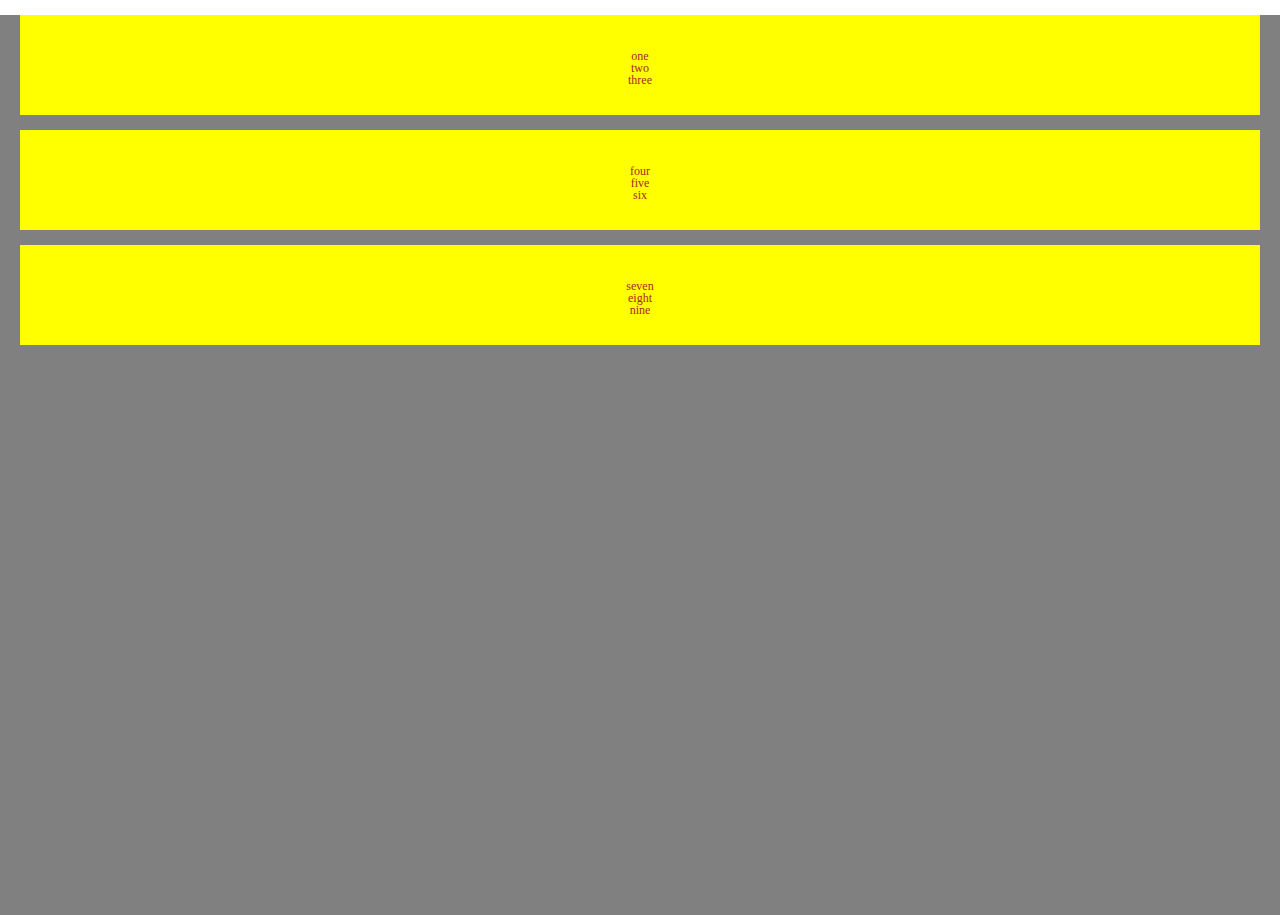
<file: FLEX/index.html>
<!DOCTYPE html>
<html lang="en">
  <head>
    <meta charset="UTF-8" />
    <meta name="viewport" content="width=device-width, initial-scale=1.0" />
    <title>FLEX</title>
    <link rel="stylesheet" href="reset.css" />
    <link rel="stylesheet" href="style.css" />
  </head>
  <body class="body">
    <main class="main">
      <div class="div-1">
        <div class="one">one</div>
        <div class="two">two</div>
        <div class="three">three</div>
      </div>
      <div class="div-2">
        <div class="four">four</div>
        <div class="five">five</div>
        <div class="six">six</div>
      </div>
      <div class="div-3">
        <div class="seven">seven</div>
        <div class="eight">eight</div>
        <div class="nine">nine</div>
      </div>
    </main>
  </body>
</html>
</file>
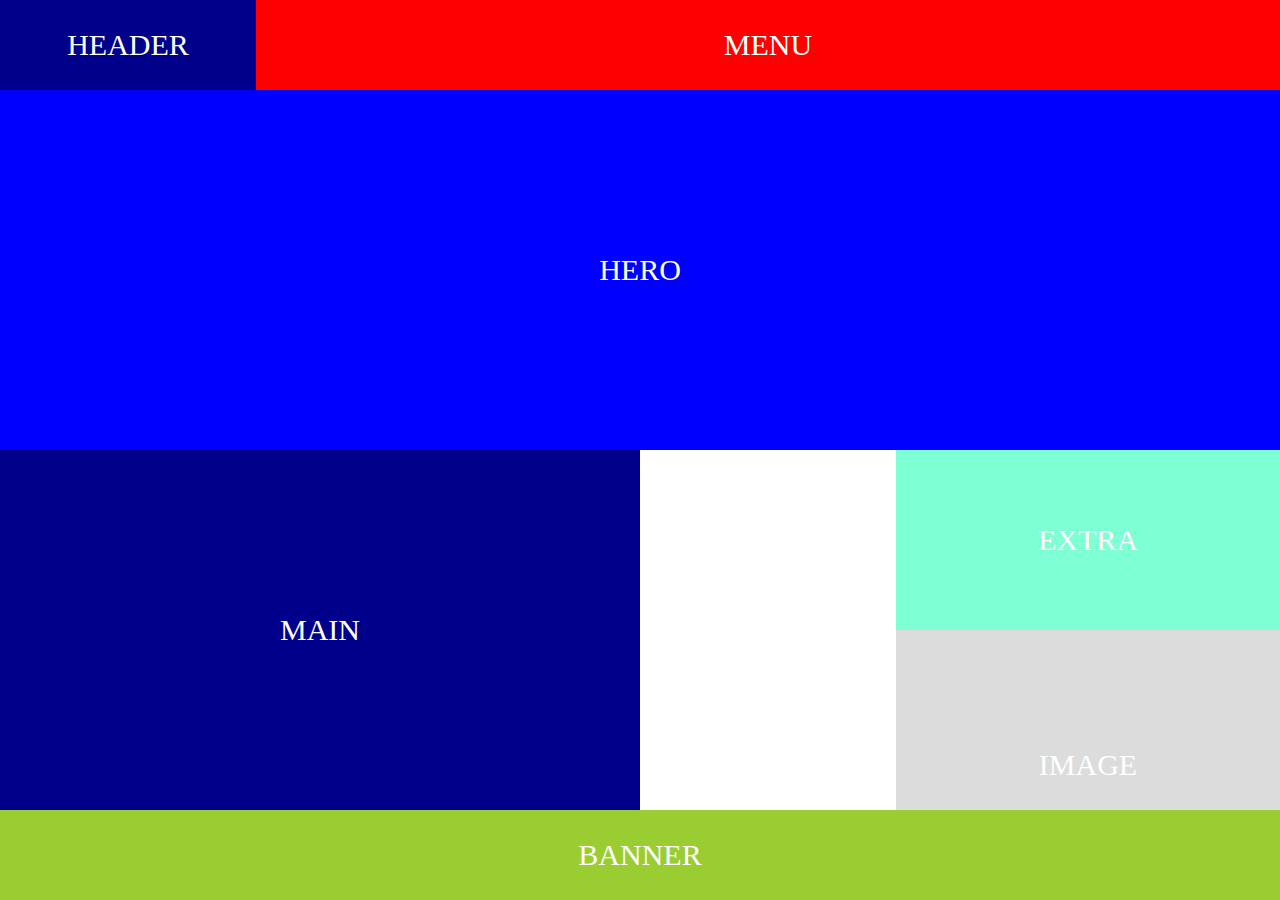
<file: HW-10/index.html>
<!DOCTYPE html>
<html lang="en">
  <head>
    <meta charset="UTF-8" />
    <meta name="viewport" content="width=device-width, initial-scale=1.0" />
    <link rel="stylesheet" href="reset.css">
    <link rel="stylesheet" href="style.css">
    <title>Document</title>
  </head>
  <body>
    <div class="grid">
      <div class="item-1">header</div>
      <div class="item-2">menu</div>
      <div class="item-3">hero</div>
      <div class="item-4">main</div>
      <div class="item-5">image</div>
      <div class="item-6">extra</div>
      <div class="item-7">banner</div>
    </div>
  </body>
</html>
</file>
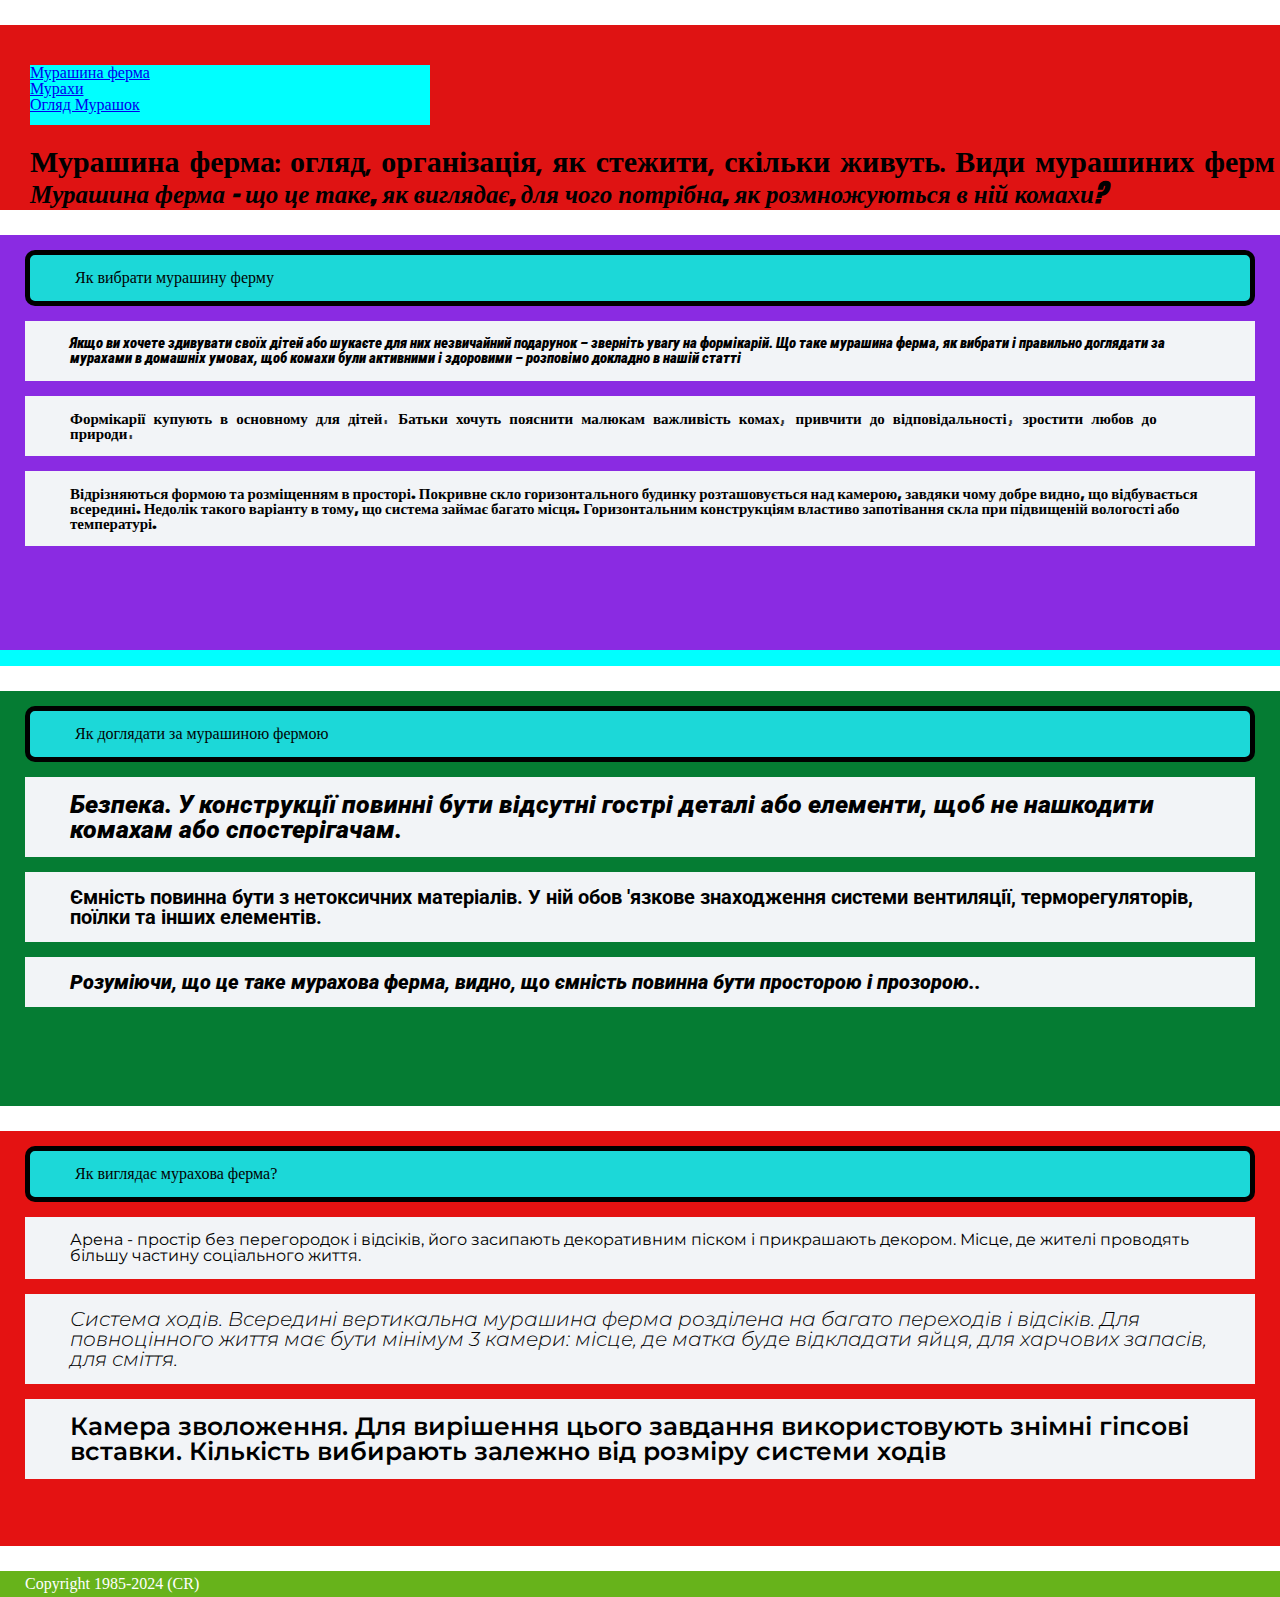
<file: HW-4/index.html>
<!DOCTYPE html>
<html lang="en">
  <head>
    
    <meta charset="UTF-8" />
    <meta name="viewport" content="width=device-width, initial-scale=1.0" />
    <title>Мурашині ферми</title>
    <link rel="stylesheet" href="./styles.css" />
    <link rel="stylesheet" href="./reset.css" />
  </head>
  <body>
    <main class="main">
      <header class="header">
        <nav class="navigation">
          <ul>
            <li>
              <a href="https://rozetka.com.ua/muravinie-fermi/c4632913/"
                >Мурашина ферма</a
              >
            </li>
            <li>
              <a href="https://prom.ua/ua/Muravi-dlya-muravinoj-fermy.html"
                >Мурахи</a
              >
            </li>
            <li>
              <a
                href="https://priazovka.com/uk/murashina-ferma-oglyad-organizacziya-yak-stezhiti-skilki-zhivut/"
                >Огляд Мурашок</a
              >
            </li>
          </ul>
        </nav>
        <h1 class="farms">
          Мурашина ферма: огляд, організація, як стежити, скільки живуть. Види
          мурашиних ферм
        </h1>
        <h2 class="farms-sens">
          Мурашина ферма - що це таке, як виглядає, для чого потрібна, як
          розмножуються в ній комахи?
        </h2>
      </header>
      <div class="info-1">
        <div><h1 class="ant-farm">Як вибрати мурашину ферму</h1></div>
        <p class="paragraf-start">
          Якщо ви хочете здивувати своїх дітей або шукаєте для них незвичайний
          подарунок – зверніть увагу на формікарій. Що таке мурашина ферма, як
          вибрати і правильно доглядати за мурахами в домашніх умовах, щоб
          комахи були активними і здоровими – розповімо докладно в нашій статті
        </p>
        <p class="paragraf-farm">
          Формікарії купують в основному для дітей. Батьки хочуть пояснити
          малюкам важливість комах, привчити до відповідальності, зростити любов
          до природи.
        </p>
        <p class="paragraf-changes">
          Відрізняються формою та розміщенням в просторі. Покривне скло
          горизонтального будинку розташовується над камерою, завдяки чому добре
          видно, що відбувається всередині. Недолік такого варіанту в тому, що
          система займає багато місця. Горизонтальним конструкціям властиво
          запотівання скла при підвищеній вологості або температурі.
        </p>
      </div>
      <div class="div">.</div>
      <div class="info-2">
        <h2 class="ant-farm">Як доглядати за мурашиною фермою</h2>
        <p class="paragraf-safe">
          Безпека. У конструкції повинні бути відсутні гострі деталі або
          елементи, щоб не нашкодити комахам або спостерігачам.
        </p>
        <p class="paragraf-sell">
          Ємність повинна бути з нетоксичних матеріалів. У ній обов 'язкове
          знаходження системи вентиляції, терморегуляторів, поїлки та інших
          елементів.
        </p>
        <p class="paragraf-glass">
          Розуміючи, що це таке мурахова ферма, видно, що ємність повинна бути
          просторою і прозорою..
        </p>
      </div>
      <div class="info-3">
        <h3 class="ant-farm">Як виглядає мурахова ферма?</h3>
        <p class="paragraf-arena">
          Арена - простір без перегородок і відсіків, його засипають
          декоративним піском і прикрашають декором. Місце, де жителі проводять
          більшу частину соціального життя.
        </p>
        <p class="paragraf-ways">
          Система ходів. Всередині вертикальна мурашина ферма розділена на
          багато переходів і відсіків. Для повноцінного життя має бути мінімум 3
          камери: місце, де матка буде відкладати яйця, для харчових запасів,
          для сміття.
        </p>
        <p class="paragraf-humidity">
          Камера зволоження. Для вирішення цього завдання використовують знімні
          гіпсові вставки. Кількість вибирають залежно від розміру системи ходів
        </p>
      </div>
    </main>
    <footer class="footer">Copyright 1985-2024 (CR)</footer>
  </body>
</html>
</file>
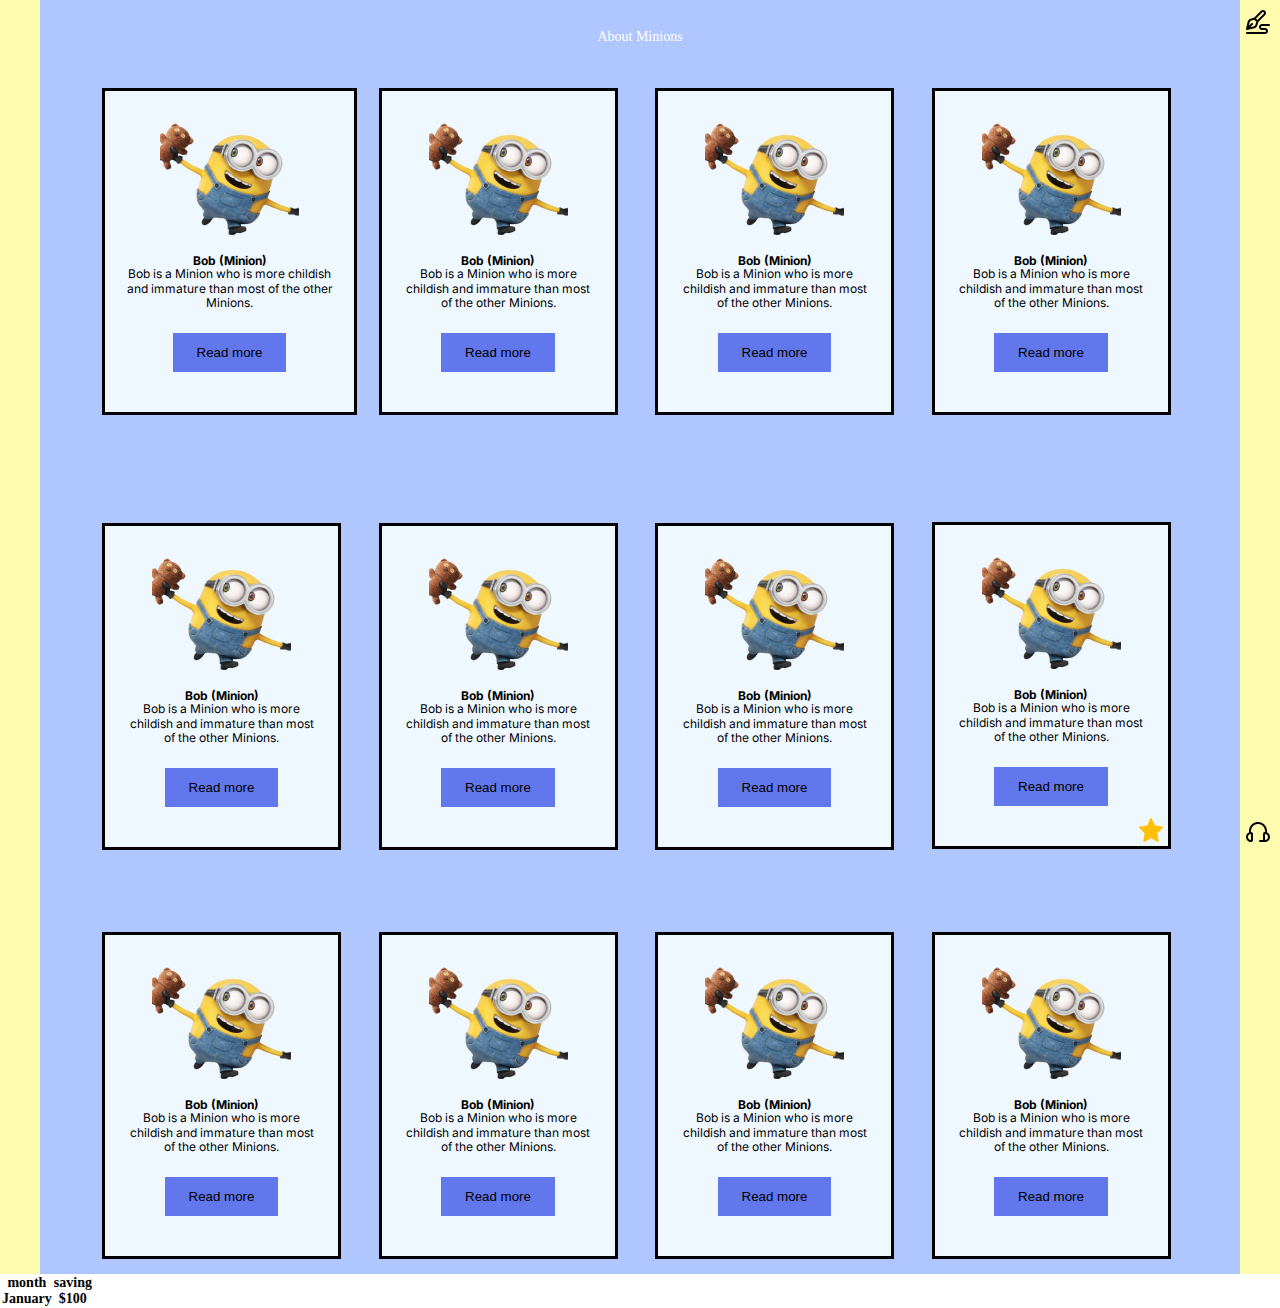
<file: HW-5/index.html>
<!DOCTYPE html>
<html lang="en">
  <head>
    <meta charset="UTF-8" />
    <meta name="viewport" content="width=device-width, initial-scale=1.0" />
    <title>HW-5 Minions</title>
    <link rel="stylesheet" href="reset.css" />
    <link rel="stylesheet" href="style.css" />
  </head>
  <body>
    <div class="main">
      <div class="container">
        <h1 class="About-Minions">About Minions</h1>
        <div class="bob-1">
          <div class="image">
            <img src="img/bob-1.png" alt="Minion Bob" class="bob1" />
          </div>
          <h1 class="headline">Bob (Minion)</h1>
          <img src="img/pen.png" alt="png/img" class="img-star" />
          <h2 class="subtitle">
            Bob is a Minion who is more childish and immature than most of the
            other Minions.
          </h2>
          <button class="styled">Read more</button>
        </div>
        <div class="bob-2">
          <div class="image">
            <img src="img/bob-1.png" alt="Minion Bob" class="bob2" />
          </div>
          <h1 class="headline">Bob (Minion)</h1>
          <h2 class="subtitle">
            Bob is a Minion who is more childish and immature than most of the
            other Minions.
          </h2>
          <button class="styled">Read more</button>
        </div>
        <div class="bob-3">
          <div class="image">
            <img src="img/bob-1.png" alt="Minion Bob" class="bob3" />
          </div>
          <h1 class="headline">Bob (Minion)</h1>
          <h2 class="subtitle">
            Bob is a Minion who is more childish and immature than most of the
            other Minions.
          </h2>
          <button class="styled">Read more</button>
        </div>
        <div class="bob-4">
          <div class="image">
            <img src="img/bob-1.png" alt="Minion Bob" class="bob4" />
          </div>
          <h1 class="headline">Bob (Minion)</h1>
          <h2 class="subtitle">
            Bob is a Minion who is more childish and immature than most of the
            other Minions.
          </h2>
          <button class="styled">Read more</button>
        </div>
        <div class="bob-5">
          <div class="image">
            <img src="img/bob-1.png" alt="Minion Bob" class="bob5" />
          </div>
          <h1 class="headline">Bob (Minion)</h1>
          <h2 class="subtitle">
            Bob is a Minion who is more childish and immature than most of the
            other Minions.
          </h2>
          <button class="styled">Read more</button>
        </div>
        <div class="bob-6">
          <div class="image">
            <img src="img/bob-1.png" alt="Minion Bob" class="bob6" />
          </div>
          <h1 class="headline">Bob (Minion)</h1>
          <h2 class="subtitle">
            Bob is a Minion who is more childish and immature than most of the
            other Minions.
          </h2>
          <button class="styled">Read more</button>
        </div>
        <div class="bob-7">
          <div class="image">
            <img src="img/bob-1.png" alt="Minion Bob" class="bob7" />
          </div>
          <h1 class="headline">Bob (Minion)</h1>
          <h2 class="subtitle">
            Bob is a Minion who is more childish and immature than most of the
            other Minions.
          </h2>
          <button class="styled">Read more</button>
        </div>
        <div class="bob-8">
          <div class="image">
            <img src="img/bob-1.png" alt="Minion Bob" class="bob8" />
          </div>
          <h1 class="headline">Bob (Minion)</h1>
          <h2 class="subtitle">
            Bob is a Minion who is more childish and immature than most of the
            other Minions.
          </h2>
          <button class="styled">Read more</button>
          <div class="ppp">
            <img
              src="img/yellow-star.png"
              alt="png-img"
              class="img-star-yellow"
            />
          </div>
        </div>
        <div class="bob-9">
          <div class="image">
            <img src="img/bob-1.png" alt="Minion Bob" class="bob9" />
          </div>
          <h1 class="headline">Bob (Minion)</h1>
          <h2 class="subtitle">
            Bob is a Minion who is more childish and immature than most of the
            other Minions.
          </h2>
          <button class="styled">Read more</button>
        </div>
        <div class="bob-10">
          <div class="image">
            <img src="img/bob-1.png" alt="Minion Bob" class="bob10" />
          </div>
          <h1 class="headline">Bob (Minion)</h1>
          <h2 class="subtitle">
            Bob is a Minion who is more childish and immature than most of the
            other Minions.
          </h2>
          <button class="styled">Read more</button>
        </div>
        <div class="bob-11">
          <div class="image">
            <img src="img/bob-1.png" alt="Minion Bob" class="bob11" />
          </div>
          <h1 class="headline">Bob (Minion)</h1>
          <h2 class="subtitle">
            Bob is a Minion who is more childish and immature than most of the
            other Minions.
          </h2>
          <button class="styled">Read more</button>
        </div>
        <div class="bob-12">
          <div class="image">
            <img src="img/bob-1.png" alt="Minion Bob" class="bob12" />
          </div>
          <h1 class="headline">Bob (Minion)</h1>
          <h2 class="subtitle">
            Bob is a Minion who is more childish and immature than most of the
            other Minions.
          </h2>
          <button class="styled">Read more</button>
          <img src="img/headset.png" alt="headset" class="headset" />
        </div>
      </div>
    </div>
    <table>
      <tr>
        <th>month</th>
        <th>saving</th>
      </tr>
      <tr>
        <th>January</th>
        <th>$100</th>
      </tr>
    </table>
  </body>
</html>
</file>
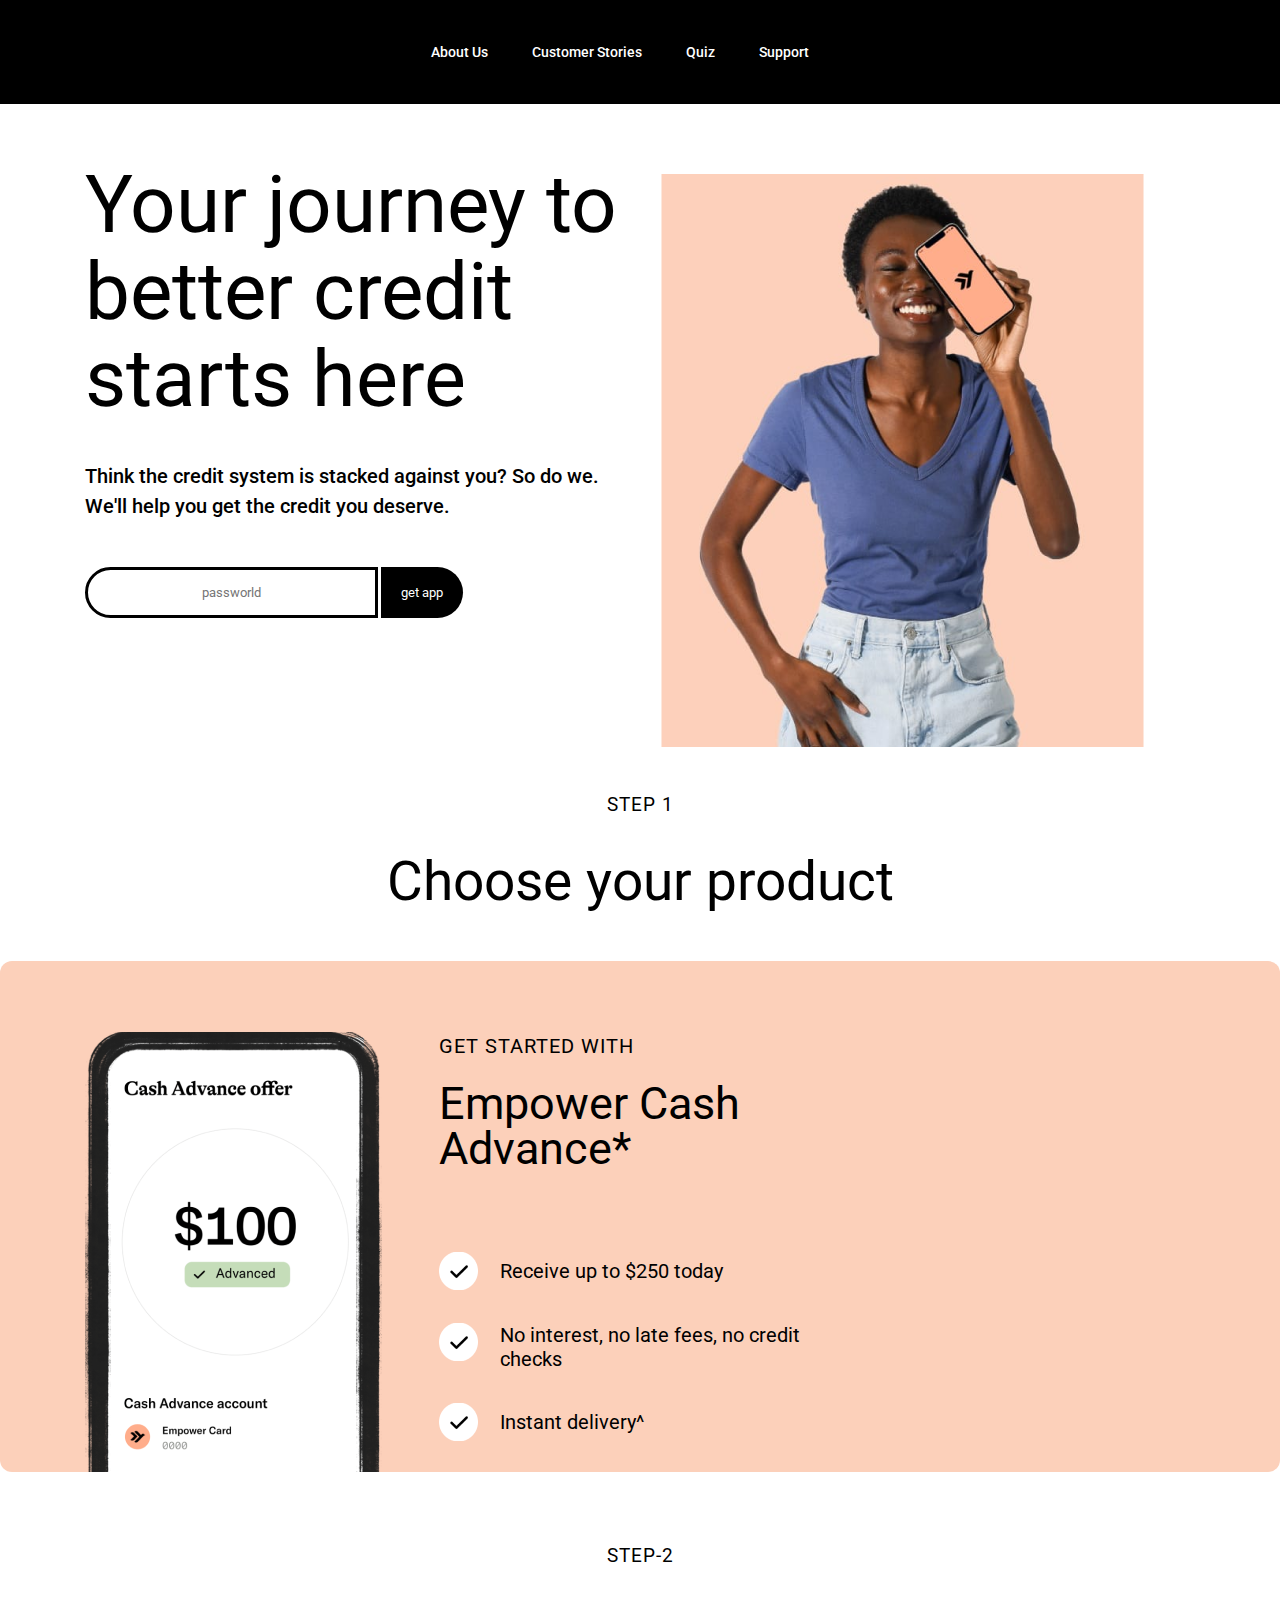
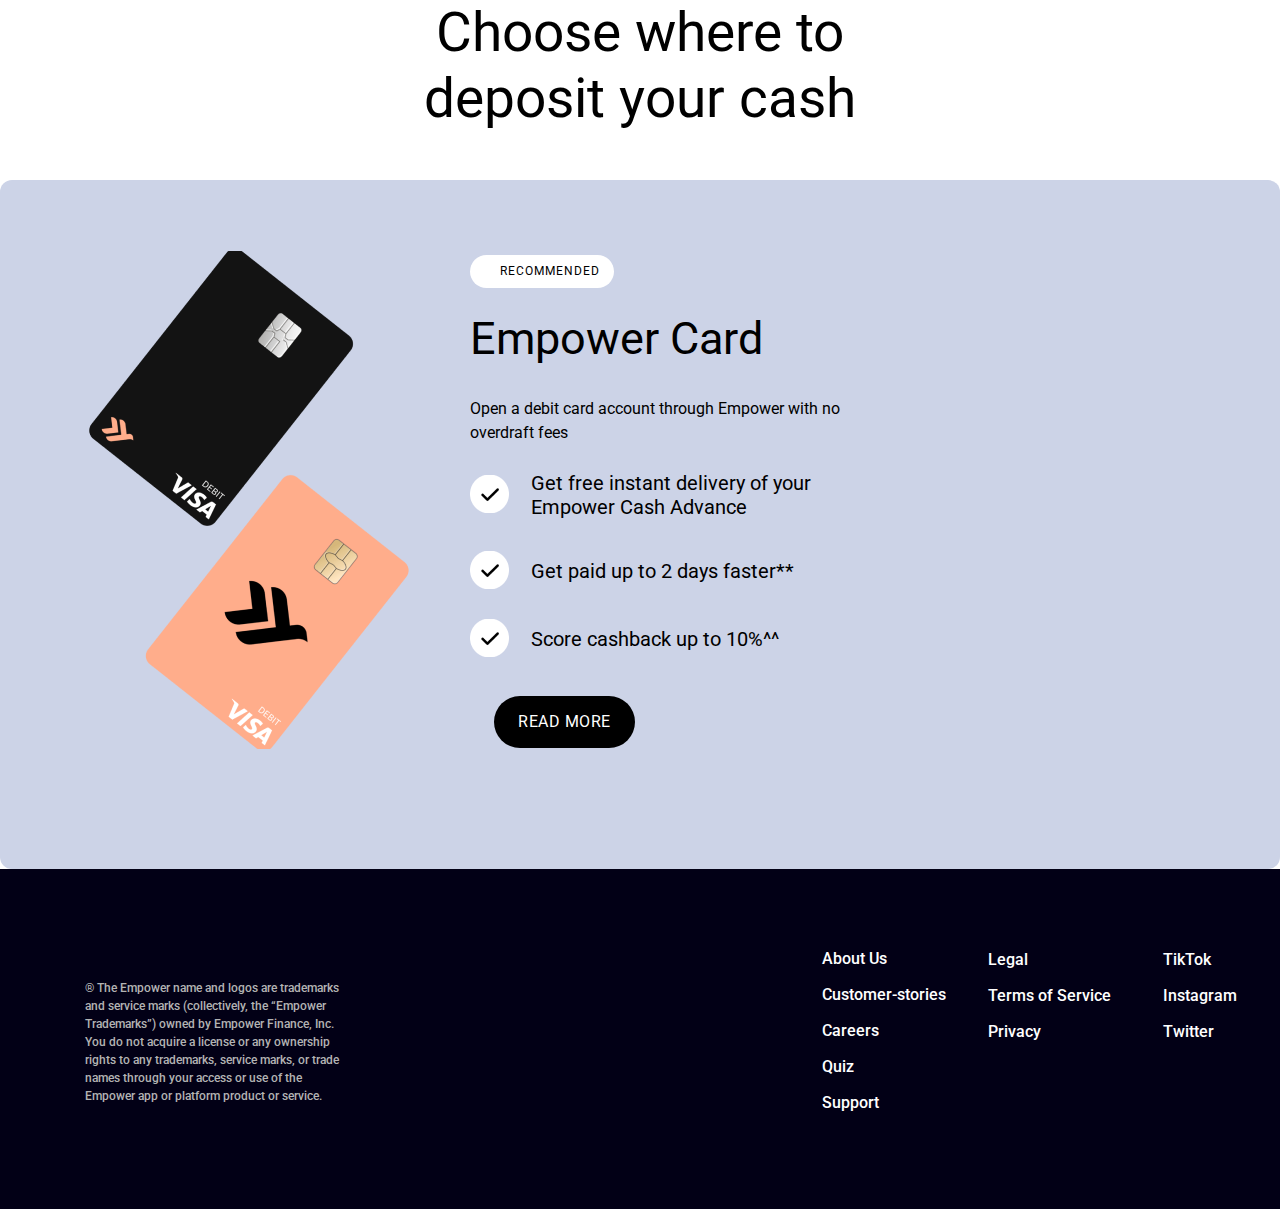
<file: HW-6/index.html>
<!DOCTYPE html>
<html lang="en">
  <head>
    <meta charset="UTF-8" />
    <meta name="viewport" content="width=device-width, initial-scale=1.0" />
    <link rel="stylesheet" href="reset.css" />
    <link rel="stylesheet" href="style.css" />
    <title>homework=6</title>
  </head>
  <body>
    <header class="header">
      <nav class="navigation">
        <ul class="nav-list">
          <li class="nav-item"><a class="about" href="#">About Us</a></li>
          <li class="nav-item">
            <a class="customer" href="#">Customer Stories</a>
          </li>
          <li class="nav-item"><a class="quiz" href="#">Quiz</a></li>
          <li class="nav-item"><a class="support" href="#">Support</a></li>
        </ul>
      </nav>
      <div class="container">
        <div class="header-wrapper">
          <div class="header-content-text">
            <h1 class="header-content-title">
              Your journey to better credit starts
              <span class="addition">here</span>
            </h1>
            <p class="header-content-description">
              Think the credit system is stacked against you? So do we. We'll
              help you get the credit you deserve.
            </p>
            <div class="header-btn-group">
              <input
                type="text"
                placeholder="passworld"
                class="header-btn-order-input"
              />
              <button type="button" class="header-btn-order">get app</button>
            </div>
          </div>
          <div class="header-content-img">
            <img src="./img/Girl.png" alt="phone" />
          </div>
          <p class="step-1">step 1</p>
          <h2 class="header-title">Choose your product</h2>
        </div>
      </div>
    </header>
    <main>
      <div class="choose">
        <div class="content">
          <div class="content-info">
            <img src="./img/phone.png" alt="phone" />
          </div>
          <div class="content-title">
            <p class="caption">Get started with</p>
            <p class="sudject">
              Empower Cash <span class="advance">Advance*</span>
            </p>
            <ul>
              <li class="checkbox-1">
                <img src="./img/checkbox-1.png" alt="checkbox-1" />
                <p class="text-receive">Receive up to $250 today</p>
              </li>
              <li class="checkbox-2">
                <img src="./img/checkbox-2.png" alt="checkbox-2" />
                <p class="text-interest">
                  No interest, no late fees, no credit checks
                </p>
              </li>
              <li class="checkbox-3">
                <img src="./img/checkbox-3.png" alt="checkbox-3" />
                <p class="text-Instant-delivery">Instant delivery^</p>
              </li>
            </ul>
          </div>
        </div>
      </div>
      <div class="content-deposit">
        <div class="content-deposit-cash">
          <p class="step-2">step-2</p>
          <h2 class="deposit-title">Choose where to deposit your cash</h2>
        </div>
      </div>
      <div class="last-content">
        <div class="last-container">
          <div class="cards"><img src="./img/cards.png" alt="" /></div>
          <div class="last-title">
            <p class="recommendation">recommended</p>
            <h2 class="empower">Empower Card</h2>
            <p class="debit">
              Open a debit card account through Empower with no overdraft fees
            </p>
            <ul class="total-information">
              <li class="checkbox-1-a">
                <img src="./img/checkbox-1-a.png" alt="checkbox-1-a" />
                <p class="text-Instant">
                  Get free instant delivery of your Empower Cash Advance
                </p>
              </li>
              <li class="checkbox-2-a">
                <img src="./img/checkbox-2-a.png" alt="checkbox-2-a" />
                <p class="get-paid">Get paid up to 2 days faster**</p>
              </li>
              <li class="checkbox-3-a">
                <img src="./img/checkbox-3-a.png" alt="checkbox-3-a" />
                <p class="cashback">Score cashback up to 10%^^</p>
                <div>
                  <button class="button">READ MORE</button>
                </div>
              </li>
            </ul>
          </div>
        </div>
      </div>
    </main>
    <footer class="footer">
      <div class="basement">
        <p class="expand">
          ® The Empower name and logos are trademarks and service marks
          (collectively, the “Empower Trademarks”) owned by Empower Finance,
          Inc. You do not acquire a license or any ownership rights to any
          trademarks, service marks, or trade names through your access or use
          of the Empower app or platform product or service.
        </p>
        <ul class="opportunities">
          <li class="opportunities-list">
            <a class="text-footer" href="#">About Us</a>
          </li>
          <li class="opportunities-list">
            <a class="text-footer" href="#">Customer-stories</a>
          </li>
          <li class="opportunities-list">
            <a class="text-footer" href="#">Careers</a>
          </li>
          <li class="opportunities-list">
            <a class="text-footer" href="#">Quiz</a>
          </li>
          <li class="opportunities-list">
            <a class="text-footer" href="#">Support</a>
          </li>
        </ul>
        <ul class="others">
          <li class="opportunities-list">
            <a class="text-footer" href="#">Legal</a>
          </li>
          <li class="opportunities-list">
            <a class="text-footer" href="#">Terms of Service</a>
          </li>
          <li class="opportunities-list">
            <a class="text-footer" href="#">Privacy</a>
          </li>
        </ul>
        <ul class="link-list">
          <li class="link-list-net">
            <a class="net" href="#">TikTok</a>
          </li>
          <li class="link-list-net">
            <a class="net" href="#">Instagram</a>
          </li>
          <li class="link-list-net">
            <a class="net" href="#">Twitter</a>
          </li>
        </ul>
      </div>
    </footer>
  </body>
</html>
</file>
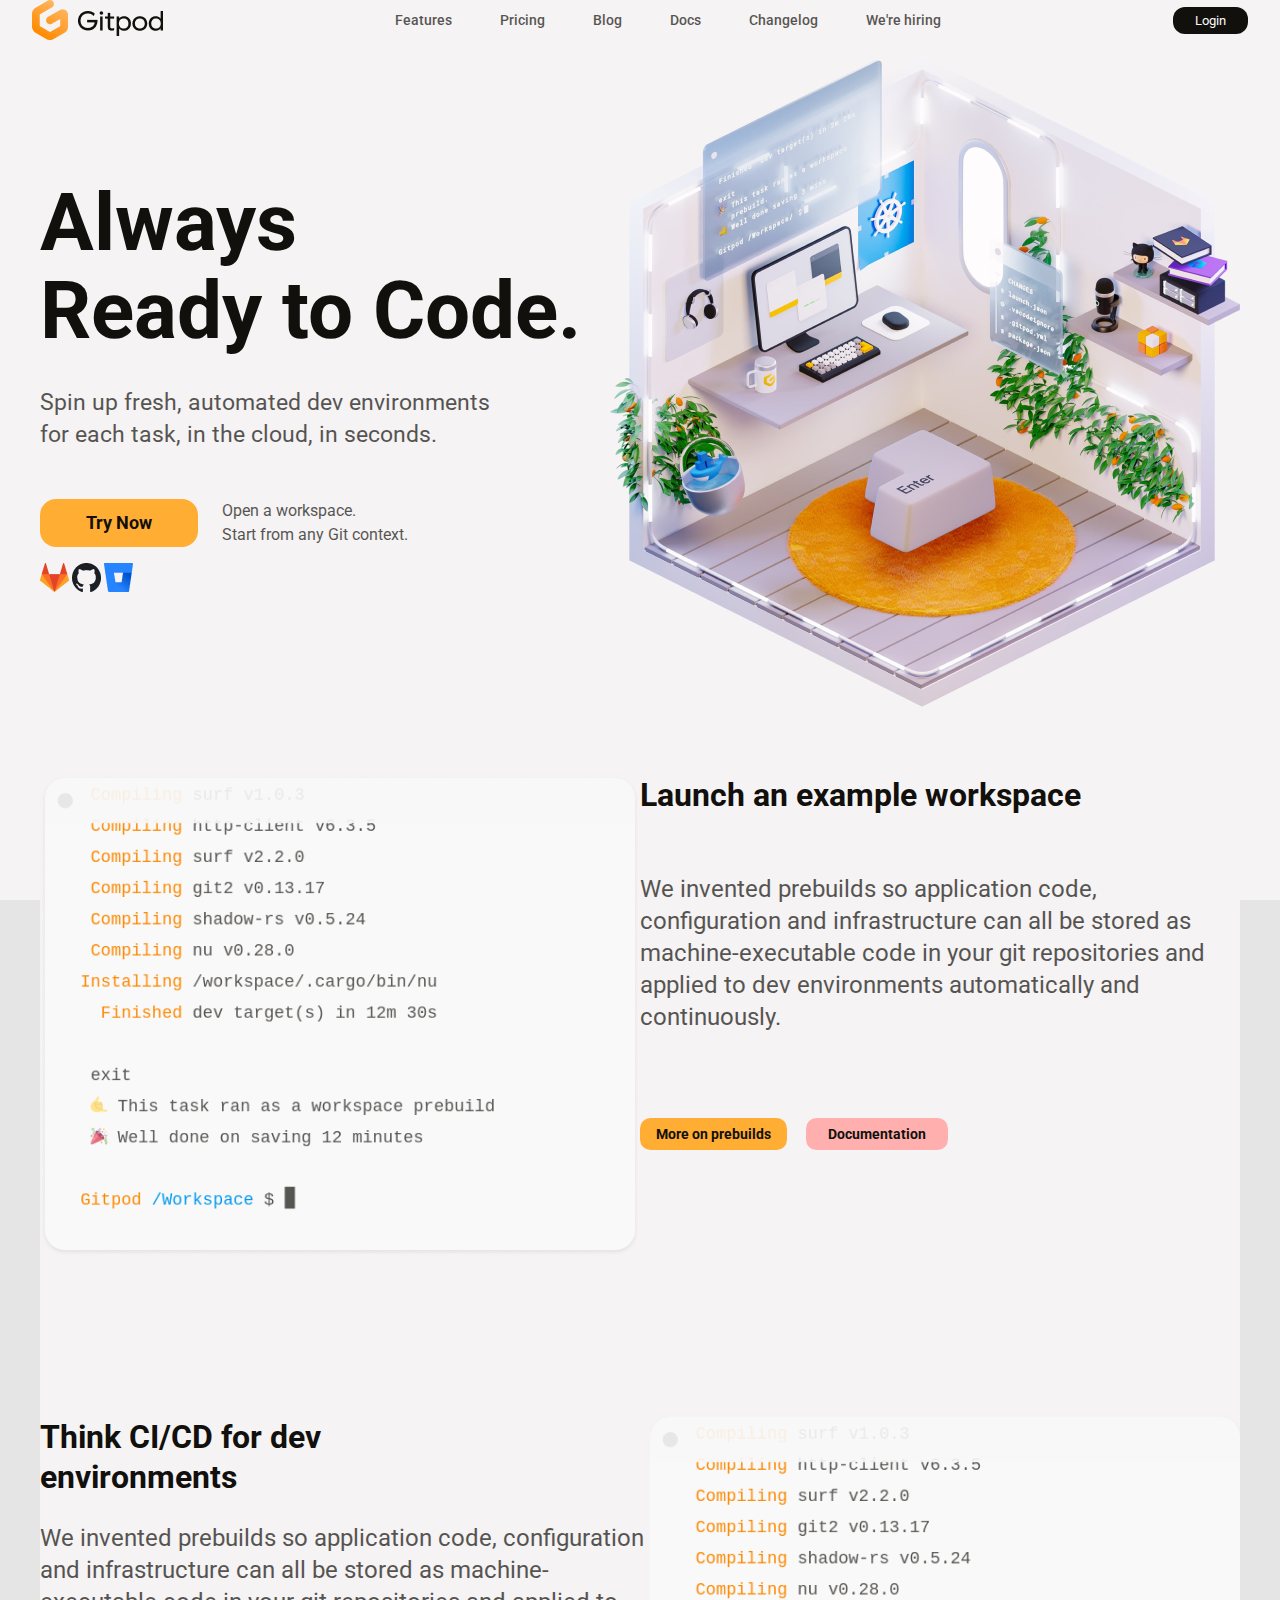
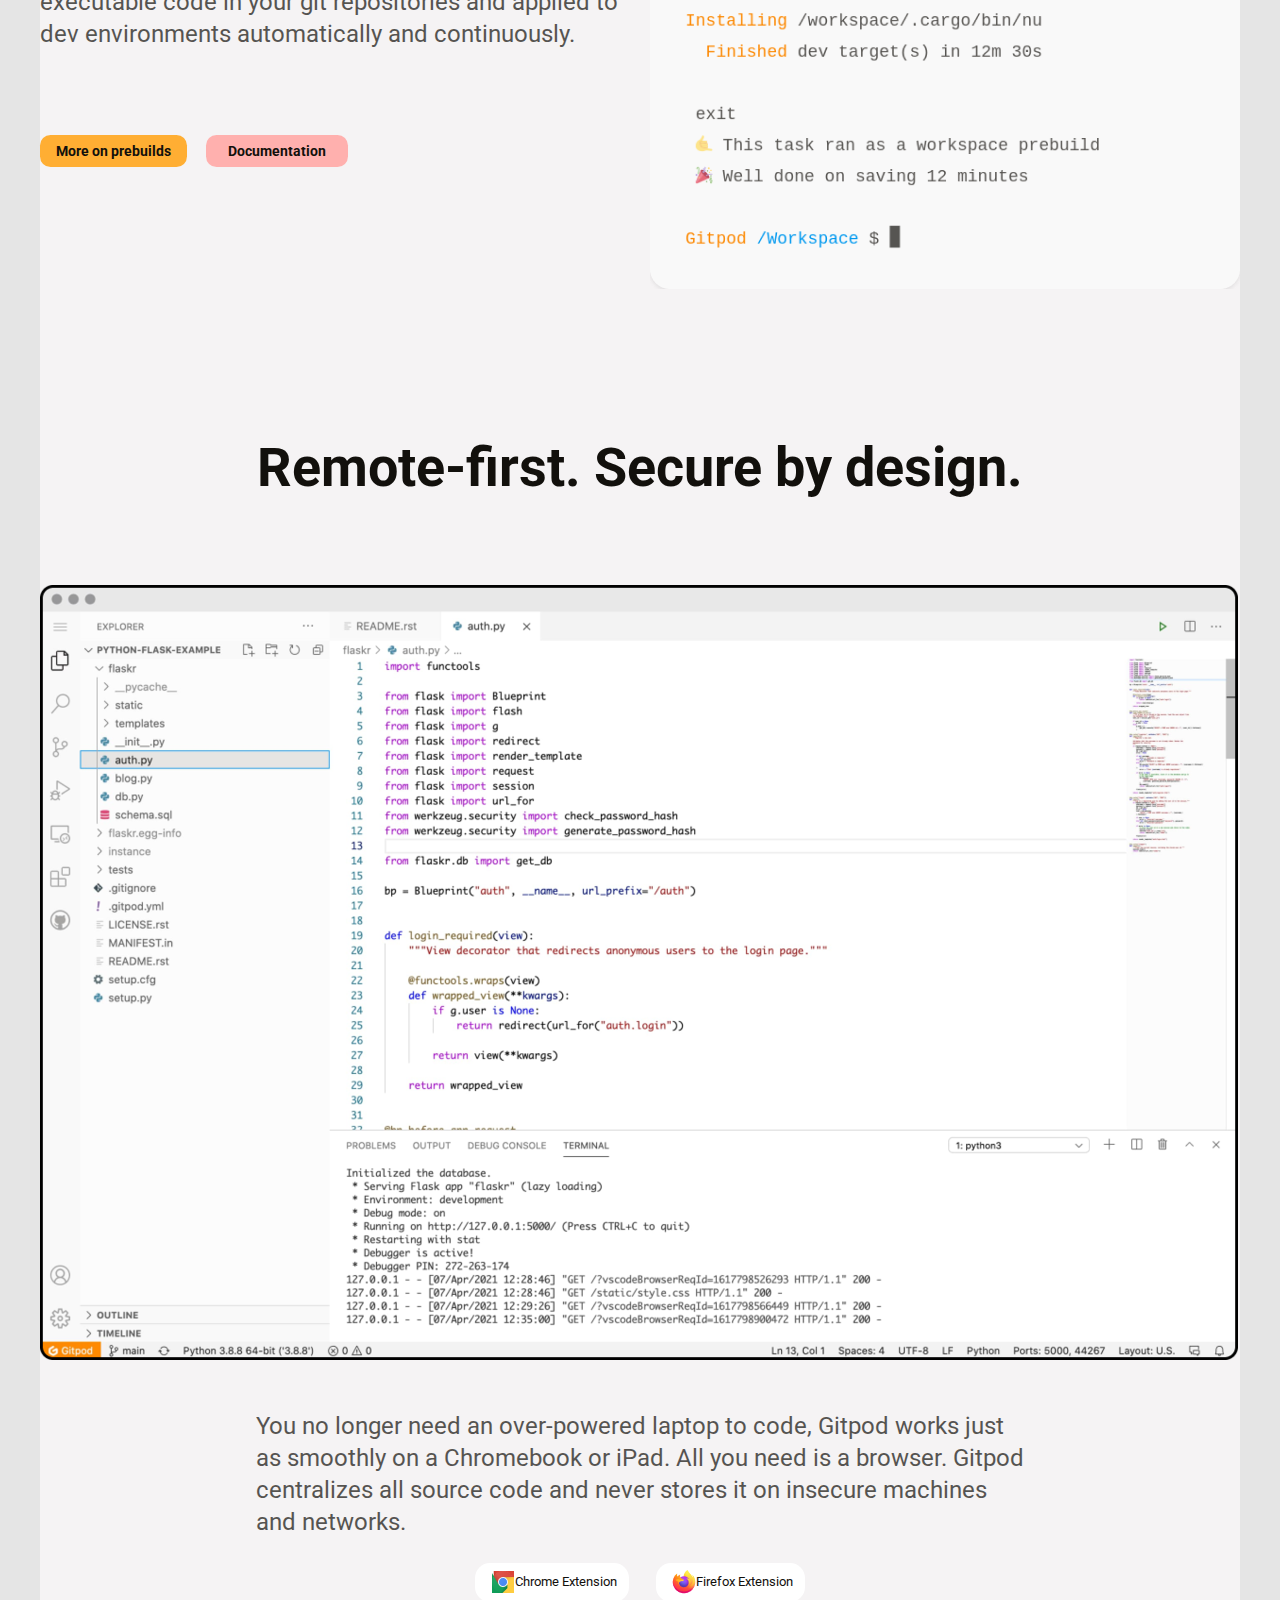
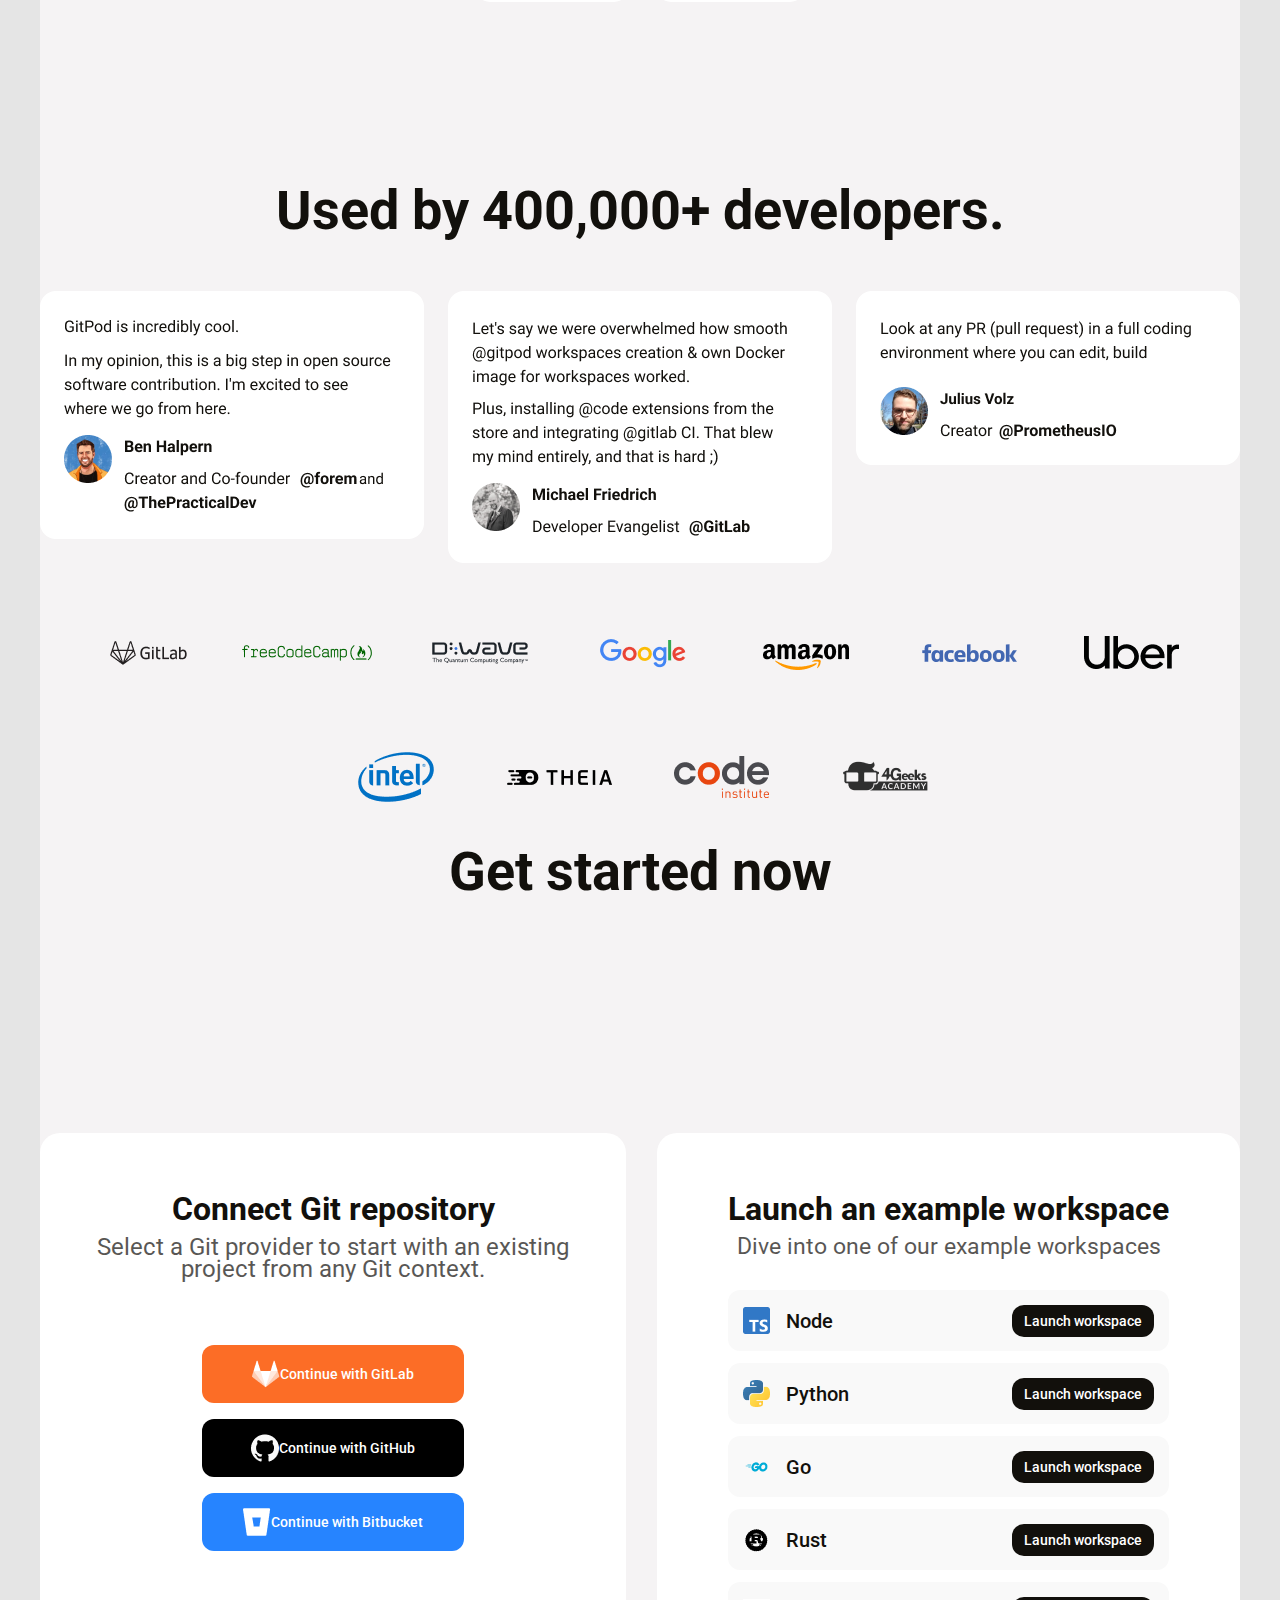
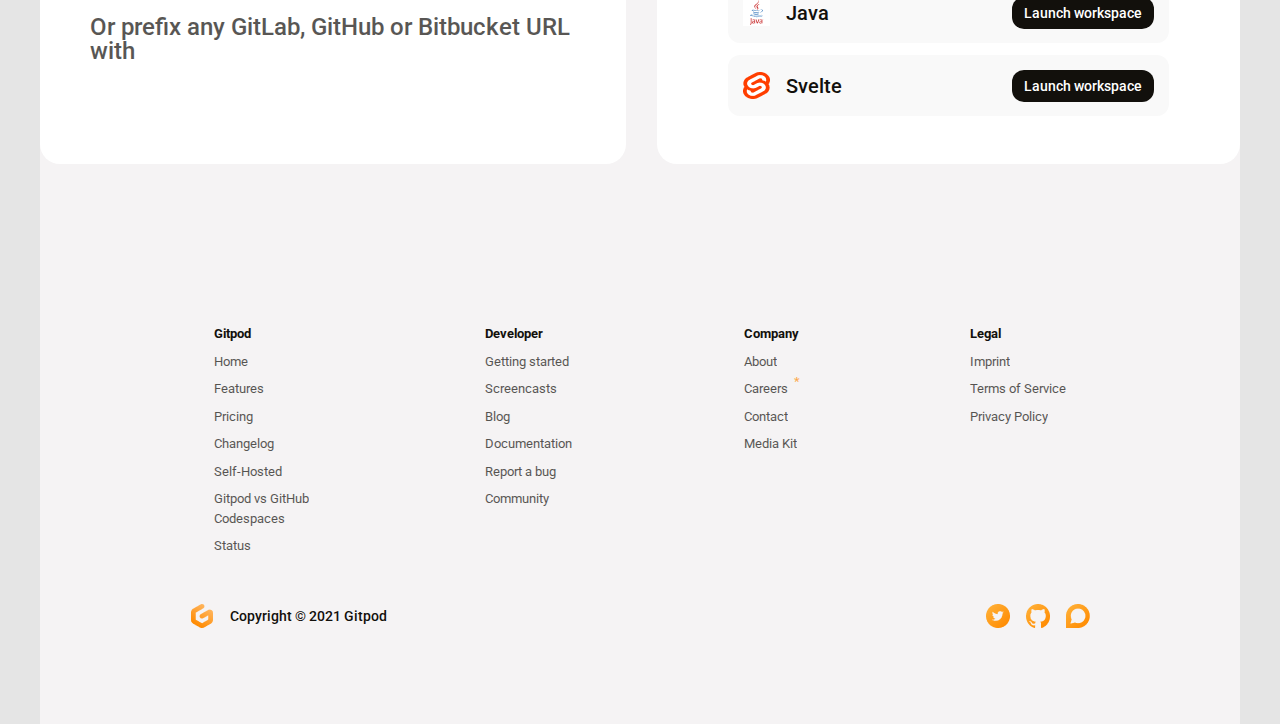
<file: HW-7/index.html>
<!DOCTYPE html>
<html lang="en" class="html">
  <head>
    <meta charset="UTF-8" />
    <meta name="viewport" content="width=device-width, initial-scale=1.0" />
    <link rel="stylesheet" href="reset.css" />
    <link rel="stylesheet" href="style.css" />
    <title>Document</title>
  </head>
  <body class="body">
    <nav class="navigation">
      <div class="logo"><img src="./img/logo.png" alt="logo" /></div>
      <ul class="navigation-list">
        <li class="nav=list"><a class="list-nav" href="#">Features</a></li>
        <li class="nav=list"><a class="list-nav" href="#">Pricing</a></li>
        <li class="nav=list"><a class="list-nav" href="#">Blog</a></li>
        <li class="nav=list"><a class="list-nav" href="#">Docs</a></li>
        <li class="nav=list"><a class="list-nav" href="#">Changelog</a></li>
        <li class="nav=list">
          <a class="list-nav" href="#">We're hiring</a>
        </li>
      </ul>
      <div class="login">
        <button class="login-in" type="button">Login</button>
      </div>
    </nav>
    <header class="header">
      <div class="header-content">
        <h1 class="header-title">Always <br />Ready to Code.</h1>
        <p class="header-text">
          Spin up fresh, automated dev environments <br />for each task, in the
          cloud, in seconds.
        </p>
        <div class="header-area">
          <button class="button" type="button">Try Now</button>
          <p class="header-text-area">
            Open a workspace. <br />Start from any Git context.
          </p>
        </div>
        <div class="header-imagies">
          <img src="./img/fox.png" alt="fox" />
          <img src="./img/cat.png" alt="cat" />
          <img src="./img/basket.png" alt="basket" />
        </div>
      </div>
      <div class="header-img">
        <img
          class="header-workspace"
          src="./img/workplace.png"
          alt="workplace"
        />
      </div>
    </header>
    <main class="main">
      <div class="main-title">
        <div class="main-title-img">
          <img src="./img/work-text.png" alt="" />
        </div>
        <div class="main-title-text">
          <h2 class="main-subtitle">Launch an example workspace</h2>
          <p class="main-subject">
            We invented prebuilds so application code, configuration and
            infrastructure can all be stored as machine-executable code in your
            git repositories and applied to dev environments automatically and
            continuously.
          </p>
          <div class="btn-group">
            <button class="btn-more" type="button">More on prebuilds</button>
            <button class="btn-doc" type="button">Documentation</button>
          </div>
        </div>
      </div>
      <div class="main-section-title">
        <div class="main-section">
          <div class="section">
            <h2 class="section-subtitle">
              Think CI/CD for dev
              <br />
              environments
            </h2>
            <p class="section-subject">
              We invented prebuilds so application code, configuration and
              infrastructure can all be stored as machine-executable code in
              your git repositories and applied to dev environments
              automatically and continuously.
            </p>
            <div class="btn-group-section">
              <button class="btn-more-sec" type="button">
                More on prebuilds
              </button>
              <button class="btn-doc-sec">Documentation</button>
            </div>
          </div>
          <div><img src="./img/text-work.png" alt="text-work" /></div>
        </div>
      </div>
      <div class="description">
        <div class="description-blok">
          <h3 class="desc">Remote-first. Secure by design.</h3>
        </div>
        <div class="img-desc">
          <img
            class="img-description"
            src="./img/auth(2).png"
            alt="auth/png/gpg"
          />
        </div>
        <p class="desc-text">
          You no longer need an over-powered laptop to code, Gitpod works just
          as smoothly on a Chromebook or iPad. All you need is a browser. Gitpod
          centralizes all source code and never stores it on insecure machines
          and networks.
        </p>
        <div class="btn-group-desc">
          <button class="btn-chrome" type="button">
            <img src="./img/google.png" alt="google" />Chrome Extension
          </button>
          <button class="btn-firefox" type="button">
            <img src="./img/firefox.png" alt="firefox" />Firefox Extension
          </button>
        </div>
      </div>
      <div class="wrapper-title">
        <h2 class="wrapper-text-title">Used by 400,000+ developers.</h2>
        <div class="wrapper-text">
          <div class="wrapper-text-ben">
            <img src="./img/Ben-Halpern.png" alt="Ben Halpern" />
          </div>
          <div class="wrapper-text-michael">
            <img src="./img/Michael-Friedrich.png" alt="Michael Friedrich" />
          </div>
          <div class="wrapper-text-volz">
            <img src="./img/Julius-Volz.png" alt="Julius Volz" />
          </div>
        </div>
        <div class="world-links">
          <img src="./img/gitlab.png" alt="Gitlab" />
          <img src="./img/freecode.png" alt="FreeCodeCamp" />
          <img src="./img/wawe.png" alt="D4wave" />
          <img src="./img/google1.png" alt="Google" />
          <img src="./img/amazon.png" alt="Amazon" />
          <img src="./img/facebook.png" alt="Facebook" />
          <img src="./img/uber.png" alt="Uber" />
          <img src="./img/intel.png" alt="Intel" />
          <img src="./img/theia.png" alt="Theia" />
          <img src="./img/code.png" alt="Code" />
          <img src="./img/greeks.png" alt="4Greeks" />
        </div>
      </div>
      <h3 class="more-all-text">Get started now</h3>
      <div class="more-all">
        <div class="more-all-title">
          <div class="more-all-connect">
            <h2 class="more-all-connect-git">Connect Git repository</h2>
            <p class="more-all-text-git">
              Select a Git provider to start with an existing <br />
              project from any Git context.
            </p>
            <div class="btn-group-hub">
              <div class="wpap-lab">
                <a class="gitlab" href="#">
                  <img src="./img/btn-fox.png" alt="fox" />Continue with
                  GitLab</a
                >
              </div>
              <div class="wrap-hub">
                <a class="github" href="#">
                  <img src="./img/btn-cat.png" alt="cat" />Continue with
                  GitHub</a
                >
              </div>
              <div class="wrap-bucket">
                <a class="bucket" href="#">
                  <img src="./img/btn-bucket.png" alt="bucket" />Continue with
                  Bitbucket</a
                >
              </div>
            </div>
            <p class="btn-group-prefix">
              Or prefix any GitLab, GitHub or Bitbucket URL with
            </p>
          </div>
        </div>
        <div class="launch-content">
          <h3 class="workspaces">Launch an example workspace</h3>
          <p class="workspace-example">
            Dive into one of our example workspaces
          </p>
          <div class="launch-list">
            <div class="node">
              <div class="node-charge">
                <img
                  class="img-node"
                  src="./img/Node-or-TypeScript.png"
                  alt="Node-or-TypeScript"
                />
                <span class="logo-name">Node</span>
              </div>
              <a class="launch" href="#">Launch workspace</a>
            </div>
            <div class="python">
              <div class="python-charge">
                <img class="img-python" src="./img/Python.png" alt="Python" />
                <span class="logo-name">Python</span>
              </div>
              <a class="launch" href="#">Launch workspace</a>
            </div>
            <div class="go">
              <div class="go-charge">
                <img class="img-go" src="./img/Go.png" alt="Go" />
                <span class="logo-name">Go</span>
              </div>
              <a class="launch" href="#">Launch workspace</a>
            </div>
            <div class="rust">
              <div class="rust-charge">
                <img class="img-rust" src="./img/Rust.png" alt="Rust" /><span
                  class="logo-name"
                  >Rust</span
                >
              </div>
              <a class="launch" href="#">Launch workspace</a>
            </div>
            <div class="java">
              <div class="java-charge">
                <img class="img-java" src="./img/Java.png" alt="" /><span
                  class="logo-name"
                  >Java</span
                >
              </div>
              <a class="launch" href="#">Launch workspace</a>
            </div>
            <div class="svelte">
              <div class="svelte-charge">
                <img
                  class="img-svelte"
                  src="./img/Svelte.png"
                  alt="Svelte"
                /><span class="logo-name">Svelte</span>
              </div>
              <a class="launch" href="#">Launch workspace</a>
            </div>
          </div>
        </div>
      </div>
      <footer class="footer">
        <div class="basement">
          <div class="cellar">
            <ul class="gitpod-list">
              <li class="wrapp-link">Gitpod</li>
              <li class="list-part"><a href="#">Home</a></li>
              <li class="list-part"><a href="#">Features</a></li>
              <li class="list-part"><a href="#">Pricing</a></li>
              <li class="list-part"><a href="#">Changelog</a></li>
              <li class="list-part"><a href="#">Self-Hosted</a></li>
              <li class="list-part">
                <a href="#">Gitpod vs GitHub Codespaces</a>
              </li>
              <li class="list-part"><a href="#">Status</a></li>
            </ul>
            <ul class="developer-list">
              <li class="wrapp-link">Developer</li>
              <li class="list-part"><a href="#">Getting started</a></li>
              <li class="list-part"><a href="#">Screencasts</a></li>
              <li class="list-part"><a href="#">Blog</a></li>
              <li class="list-part"><a href="#">Documentation</a></li>
              <li class="list-part"><a href="#">Report a bug</a></li>
              <li class="list-part"><a href="#">Community</a></li>
            </ul>
            <ul class="company">
              <li class="wrapp-link">Company</li>
              <li class="list-part"><a href="#">About</a></li>
              <li class="list-part">
                <a href="#">Careers</a><span class="star">*</span>
              </li>
              <li class="list-part"><a href="#">Contact</a></li>
              <li class="list-part"><a href="#">Media Kit</a></li>
            </ul>
            <ul class="legal">
              <li class="wrapp-link">Legal</li>
              <li class="list-part"><a href="#"> Imprint </a></li>
              <li class="list-part"><a href="#">Terms of Service</a></li>
              <li class="list-part"><a href="#">Privacy Policy</a></li>
            </ul>
          </div>
          <div class="copyright">
            <div class="logo-copyright">
              <img src="./img/logo-g.png" alt="Logo" />
              <p class="copyright-gitpod">Copyright © 2021 Gitpod</p>
            </div>
            <div class="all-logo">
              <img src="./img/logo-bird.png" alt="logo-bird" /><img
                src="./img/logo-cat.png"
                alt="logo-cat"
              /><img src="./img/logo-link.png" alt="logo-link" />
            </div>
          </div>
        </div>
      </footer>
    </main>
  </body>
</html>
</file>
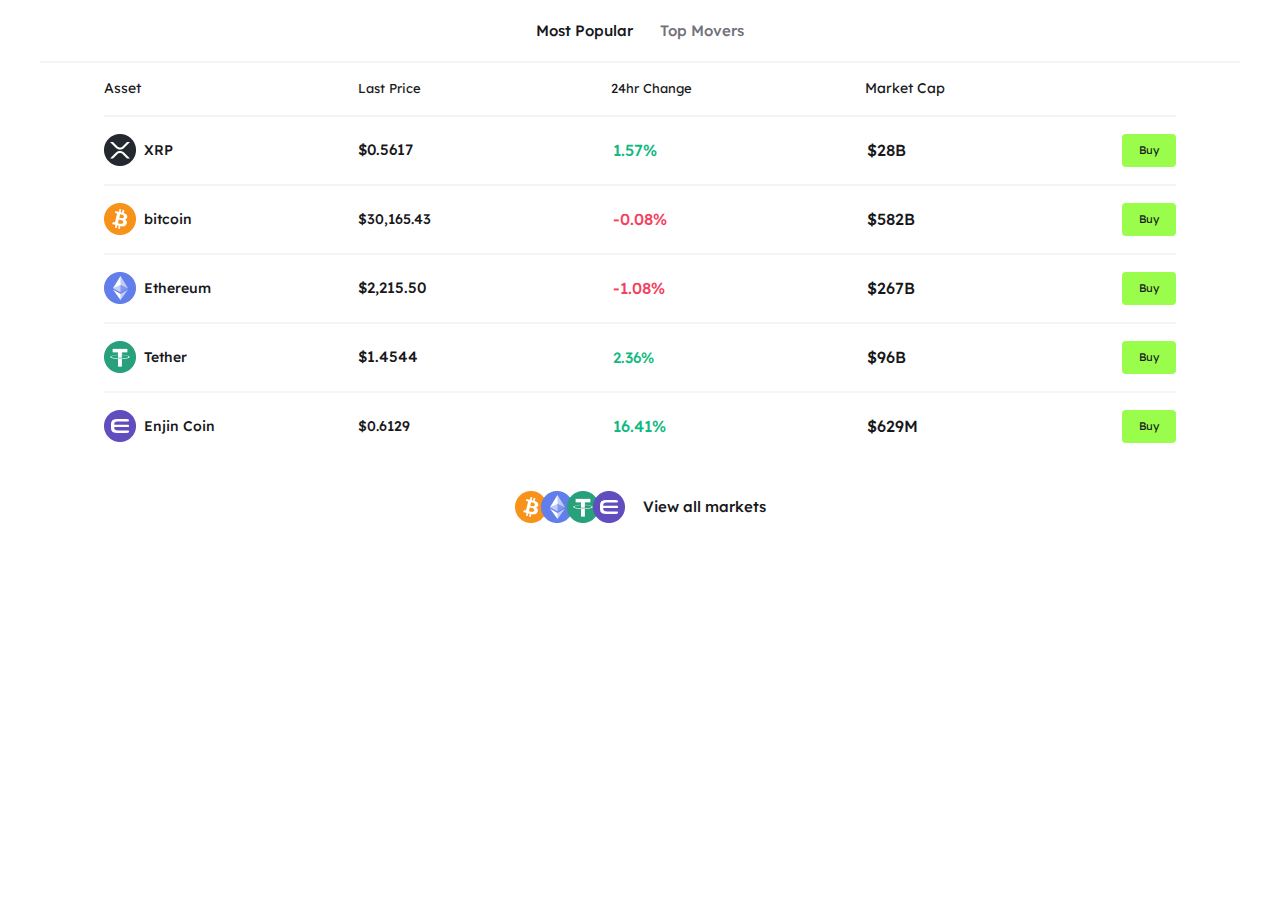
<file: HW-8/index.html>
<!DOCTYPE html>
<html lang="en">
  <head>
    <meta charset="UTF-8" />
    <meta name="viewport" content="width=device-width, initial-scale=1.0" />
    <link rel="stylesheet" href="reset.css" />
    <link rel="stylesheet" href="style.css" />
    <title>Document</title>
  </head>
  <body class="body">
    <header class="header">
      <div class="header__content">
        <p class="header__content_text">Most Popular</p>
        <p class="header__content_text chapter">Top Movers</p>
      </div>
    </header>
    <div class="border"></div>
    <main class="main">
      <div class="main__list">
        <div class="main__list_items">
          <p class="asset main__webmoney-table">Asset</p>
          <p class="price main__webmoney-table">Last Price</p>
          <p class="change main__webmoney-table">24hr Change</p>
          <p class="market main__webmoney-table">Market Cap</p>
        </div>
        <div class="border"></div>
        <div class="main__list_xrp">
          <div class="main__logo main__webmoney-table">
            <img src="./img/xrp.png" alt="XRP" /><span class="main__text"
              >XRP</span
            >
          </div>
          <p class="main__webmoney-table table__xrp_chapter-1">$0.5617</p>
          <p class="main__webmoney-table table__xrp_chapter-2">1.57%</p>
          <p class="main__webmoney-table table__xrp_chapter-3">$28B</p>
          <button class="main__button">Buy</button>
        </div>
        <div class="border"></div>
        <div class="main__list_bitcoin">
          <div class="main__logo main__webmoney-table">
            <img src="./img/bitcoin.png" alt="bitcoin" /><span
              class="main__text"
              >bitcoin</span
            >
          </div>
          <p class="main__webmoney-table table__bitcoin_chapter-1">
            $30,165.43
          </p>
          <p class="main__webmoney-table table__bitcoin_chapter-2">-0.08%</p>
          <p class="main__webmoney-table table__bitcoin_chapter-3">$582B</p>
          <button class="main__button">Buy</button>
        </div>
        <div class="border"></div>
        <div class="main__list_ethereum">
          <div class="main__logo main__webmoney-table">
            <img src="./img/ethereum.png" alt="Ethereum" /><span
              class="main__text"
              >Ethereum</span
            >
          </div>
          <p class="main__webmoney-table table__ethereum_chapter-1">
            $2,215.50
          </p>
          <p class="main__webmoney-table table__ethereum_chapter-2">-1.08%</p>
          <p class="main__webmoney-table table__ethereum_chapter-3">$267B</p>
          <button class="main__button">Buy</button>
        </div>
        <div class="border"></div>
        <div class="main__list_tetcher">
          <div class="main__logo main__webmoney-table">
            <img src="./img/tetcher.png" alt="Ethereum" /><span
              class="main__text"
              >Tether</span
            >
          </div>
          <p class="main__webmoney-table table__tetcher_chapter-1">$1.4544</p>
          <p class="main__webmoney-table table__tetcher_chapter-2">2.36%</p>
          <p class="main__webmoney-table table__tetcher_chapter-3">$96B</p>
          <button class="main__button">Buy</button>
        </div>
        <div class="border"></div>
        <div class="main__list_tetcher">
          <div class="main__logo main__webmoney-table">
            <img src="./img/enjin-coin.png" alt="Enjin Coin" /><span
              class="main__text"
              >Enjin Coin</span
            >
          </div>
          <p class="main__webmoney-table table__enjin-coin_chapter-1">
            $0.6129
          </p>
          <p class="main__webmoney-table table__enjin-coin_chapter-2">16.41%</p>
          <p class="main__webmoney-table table__enjin-coin_chapter-3">$629M</p>
          <button class="main__button">Buy</button>
        </div>
      </div>
      <div class="main__basement_logo">
        <img
          class="basement__logo_bitcoin"
          src="./img/bitcoin.png"
          alt="Bitcoin"
        />
        <img
          class="basement__logo_ethereum"
          src="./img/ethereum.png"
          alt="Ethereum"
        />
        <img
          class="basement__logo_tetcher"
          src="./img/tetcher.png"
          alt="Tether"
        />
        <img
          class="basement__logo_enjin-coin"
          src="./img/enjin-coin.png"
          alt="Enjin-Coin"
        />
        <p class="main__basement_tekst">View all markets</p>
      </div>
    </main>
  </body>
</html>
</file>
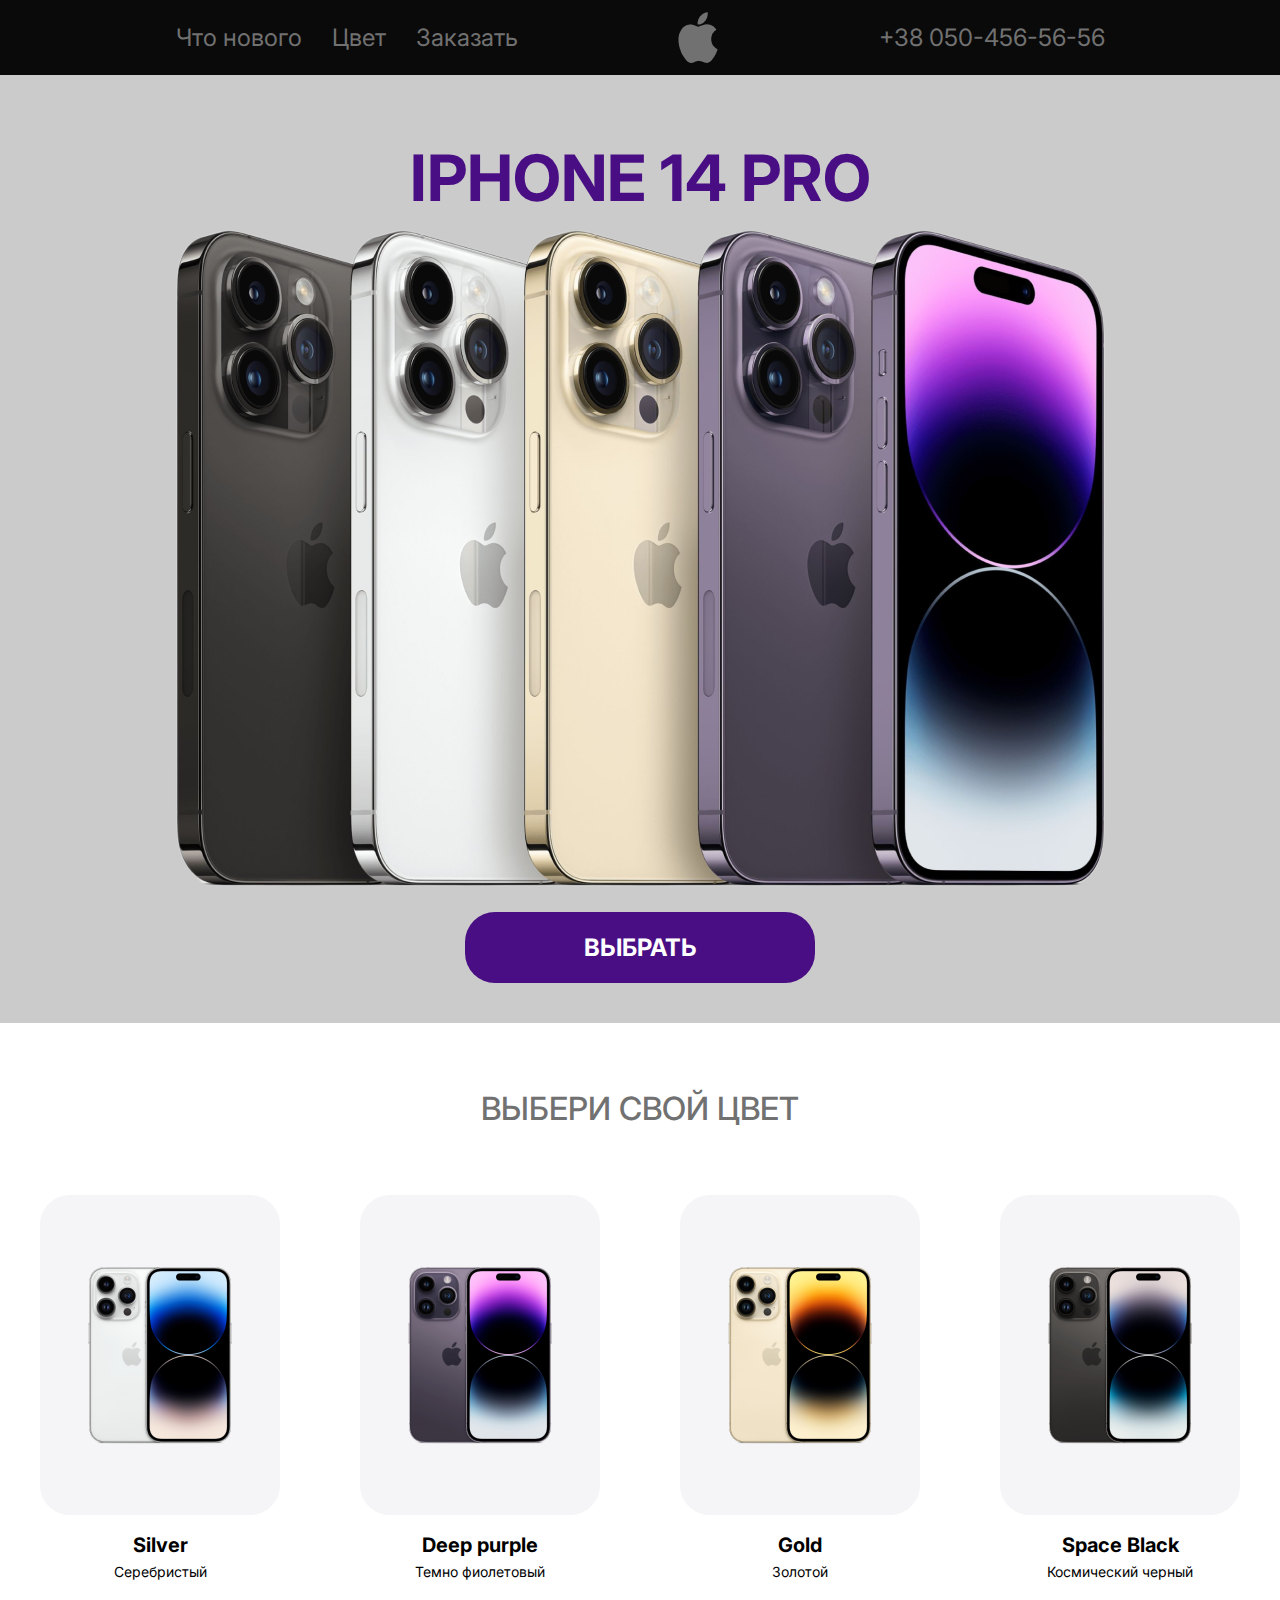
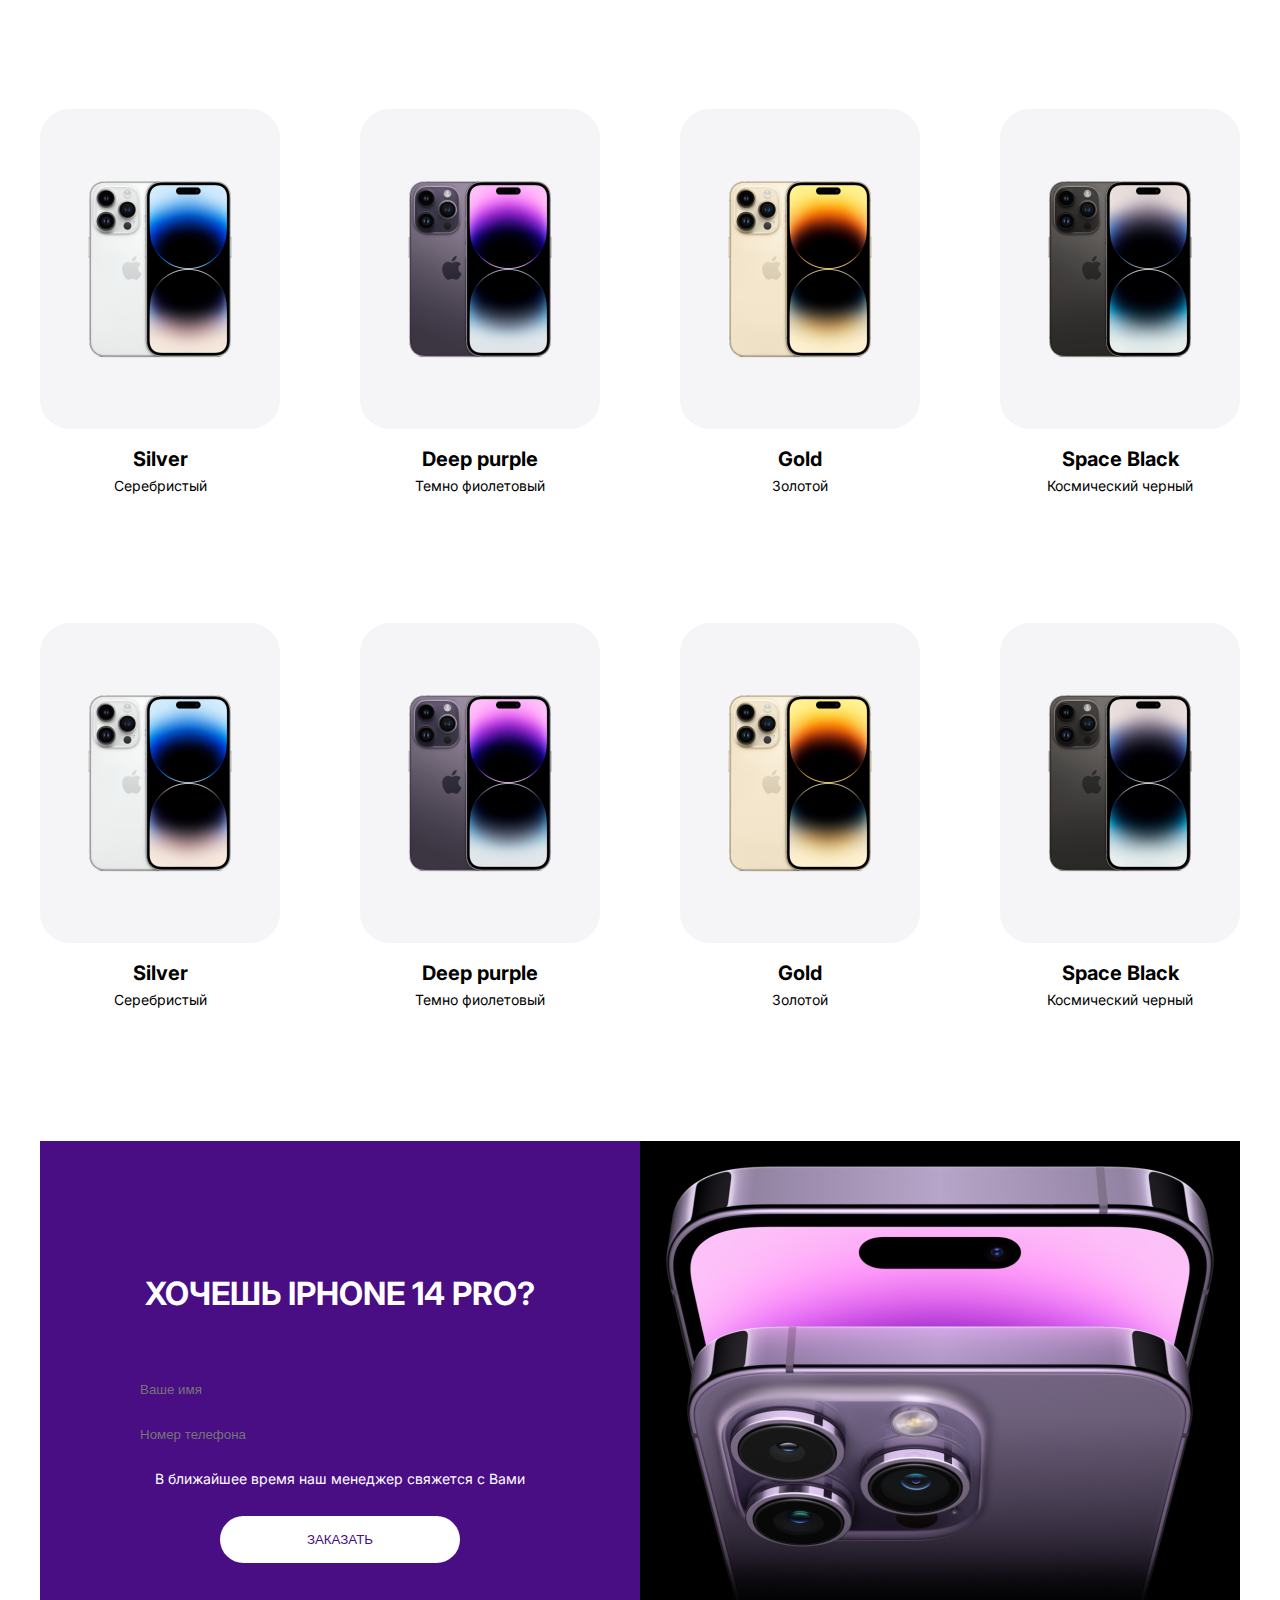
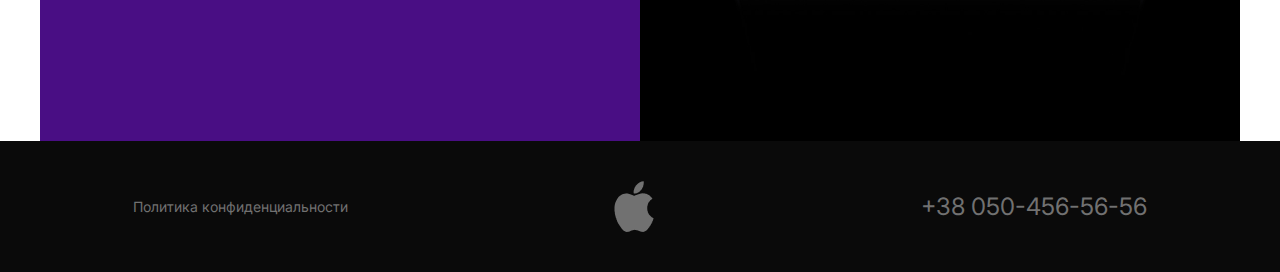
<file: HW-9/index.html>
<!DOCTYPE html>
<html lang="en">
  <head>
    <meta charset="UTF-8" />
    <meta name="viewport" content="width=device-width, initial-scale=1.0" />
    <link rel="stylesheet" href="./reset.css" />
    <link rel="stylesheet" href="./style.css" />
    <title>homework=9</title>
  </head>
  <body class="body">
    <header class="header">
      <nav class="header__nav">
        <div class="header__nav_title">
          <p class="header__nav_title-new">Что нового</p>
          <p class="header__nav_title-color">Цвет</p>
          <p class="header__nav_title-order">Заказать</p>
        </div>
        <div><img src="./img/Group.png" alt="apple" /></div>
        <p class="header__nav_title-number">+38 050-456-56-56</p>
      </nav>
      <div class="header__content">
        <h1 class="header__content_title">IPHONE 14 PRO</h1>
        <div class="header__content_img">
          <img
            class="header__content_img-iphone"
            src="./img/Iphone-14-PRO.png"
            alt="IPHONE 14 PRO"
          />
        </div>
        <button class="header__content_button">вьібрать</button>
      </div>
    </header>
    <main class="main">
      <h2 class="main__article_title">вьібери свой цвет</h2>
      <div class="main__container">
        <div class="main__article_choose-phone">
          <img src="./img/silver.png" alt="Iphone-silver" />
          <span class="main__article_color-phone">Silver</span>
          <span class="main__article_color-phone-translate">Серебристый</span>
        </div>
        <div class="main__article_choose-phone">
          <img src="./img/purple.png" alt="Iphone-purple" />
          <span class="main__article_color-phone">Deep purple</span>
          <span class="main__article_color-phone-translate"
            >Темно фиолетовый</span
          >
        </div>
        <div class="main__article_choose-phone">
          <img src="./img/gold.png" alt="Iphone-gold" />
          <span class="main__article_color-phone">Gold</span>
          <span class="main__article_color-phone-translate">Золотой</span>
        </div>
        <div class="main__article_choose-phone">
          <img src="./img/black.png" alt="Iphone-black" />
          <span class="main__article_color-phone">Space Black</span>
          <span class="main__article_color-phone-translate"
            >Космический черный</span
          >
        </div>
        <div class="main__container_offer-phone">
          <img src="./img/silver.png" alt="Iphone-silver" />
          <span class="main__container_color-phone">Silver</span>
          <span class="main__container_color-phone-translate">Серебристый</span>
        </div>
        <div class="main__container_offer-phone">
          <img src="./img/purple.png" alt="Iphone-purple" />
          <span class="main__container_color-phone">Deep purple</span>
          <span class="main__container_color-phone-translate"
            >Темно фиолетовый</span
          >
        </div>
        <div class="main__container_offer-phone">
          <img src="./img/gold.png" alt="Iphone-gold" />
          <span class="main__container_color-phone">Gold</span>
          <span class="main__container_color-phone-translate">Золотой</span>
        </div>
        <div class="main__container_offer-phone">
          <img src="./img/black.png" alt="Iphone-black" />
          <span class="main__container_color-phone">Space Black</span>
          <span class="main__container_color-phone-translate"
            >Космический черный</span
          >
        </div>
        <div class="main__proposition_phone">
          <img src="./img/silver.png" alt="iphone-silver" />
          <span class="main__proposition_phone-color">Silver</span>
          <span class="main__proposition_phone-color-translate"
            >Серебристый</span
          >
        </div>
        <div class="main__proposition_phone">
          <img src="./img/purple.png" alt="iphone-purple" />
          <span class="main__proposition_phone-color">Deep purple</span>
          <span class="main__proposition_phone-color-translate"
            >Темно фиолетовый</span
          >
        </div>
        <div class="main__proposition_phone">
          <img src="./img/gold.png" alt="iphone-gold" />
          <span class="main__proposition_phone-color">Gold</span>
          <span class="main__proposition_phone-color-translate">Золотой</span>
        </div>
        <div class="main__proposition_phone">
          <img src="./img/black.png" alt="iphone-black" />
          <span class="main__proposition_phone-color">Space Black</span>
          <span class="main__proposition_phone-color-translate"
            >Космический черный</span
          >
        </div>
      </div>
    </main>
    <div class="basement">
      <div class="basement__data">
        <h2 class="basemen__title">ХОЧЕШЬ IPHONE 14 PRO?</h2>
        <form class="basement__form" action="#">
          <input
            class="basement__input_name"
            type="text"
            placeholder="Ваше имя"
          />
          <input
            class="basement__input_number number"
            type="text"
            placeholder="Номер телефона"
          />
        </form>
        <p class="basement__item">
          В ближайшее время наш менеджер свяжется с Вами
        </p>
        <button class="basement__button" type="button">ЗАКАЗАТЬ</button>
      </div>
      <div class="basement__img">
        <img class="basement__img_hero" src="./img/hero.png" alt="Hero" />
      </div>
    </div>
    <footer class="footer">
      <p class="footer__item">Политика конфиденциальности</p>
      <img src="./img/Group.png" alt="" />
      <p class="footer__number">+38 050-456-56-56</p>
    </footer>
  </body>
</html>
</file>
<file: FLEX/style.css>
.body {
  background-color: grey;
}

.main {
  font-size: 12px;
}

.div-1 {
  padding: 35px 25px;
  background-color: yellow;
  color: brown;
  text-align: center;
  max-width: 1400px;
  max-height: 100px;
  margin: 15px 20px;
}

.div-2 {
  padding: 35px 25px;
  background-color: yellow;
  color: brown;
  text-align: center;
  max-width: 1400px;
  max-height: 100px;
  margin: 15px 20px;
}

.div-3 {
  padding: 35px 25px;
  background-color: yellow;
  color: brown;
  text-align: center;
  max-width: 1400px;
  max-height: 100px;
  margin: 15px 20px;
}/*# sourceMappingURL=style.css.map */
</file>
<file: HW-10/style.css>
*,
*::before,
*::after {
  padding: 0;
  margin: 0;
  border: 0;
  box-sizing: border-box;
}

a {
  text-decoration: none;
}

ul,
ol,
li {
  list-style: none;
}

img {
  vertical-align: top;
}

h1,
h2,
h3,
h4,
h5,
h6 {
  font-weight: inherit;
  font-size: inherit;
}

html,
body {
  height: 100%;
  line-height: 1;
  background: #ffffff;
  font-size: 14px;
  color: #000000;
  font-weight: 500;
}

.grid {
  max-width: 2879px;
  margin: 0 auto;
  display: grid;
  grid-template-rows: repeat(10, 1fr);
  grid-template-columns: repeat(10, 1fr);
  height: 100%;
}

@media screen and (max-width: 724px) {
  .grid {
    grid-template-rows: repeat(13, 1fr);
    grid-template-columns: repeat(11, 1fr);
  }
}
@media screen and (max-width: 320px) {
  .grid {
    grid-template-rows: repeat(14, 1fr);
    grid-template-columns: repeat(6, 1fr);
  }
}
.item-1 {
  background-color: darkblue;
  color: #ffffff;
  grid-row-start: 1;
  grid-row-end: 2;
  grid-column-start: 1;
  grid-column-end: 3;
  text-align: center;
}

@media screen and (max-width: 724px) {
  .item-1 {
    grid-row-start: 1;
    grid-row-end: 2;
    grid-column-start: 1;
    grid-column-end: 12;
  }
}
@media screen and (max-width: 320px) {
  .item-1 {
    grid-row-start: 1;
    grid-row-end: 2;
    grid-column-start: 1;
    grid-column-end: 7;
  }
}
.item-2 {
  background-color: red;
  color: #ffffff;
  grid-row-start: 1;
  grid-row-end: 2;
  grid-column-start: 3;
  grid-column-end: 11;
}

@media screen and (max-width: 724px) {
  .item-2 {
    grid-row-start: 6;
    grid-row-end: 14;
    grid-column-start: 1;
    grid-column-end: 3;
  }
}
@media screen and (max-width: 320px) {
  .item-2 {
    grid-row-start: 2;
    grid-row-end: 3;
    grid-column-start: 1;
    grid-column-end: 7;
  }
}
.item-3 {
  background-color: blue;
  color: #ffffff;
  grid-row-start: 2;
  grid-row-end: 6;
  grid-column-start: 1;
  grid-column-end: 11;
}

@media screen and (max-width: 724px) {
  .item-3 {
    grid-row-start: 2;
    grid-row-end: 6;
    grid-column-start: 1;
    grid-column-end: 12;
  }
}
@media screen and (max-width: 320px) {
  .item-3 {
    grid-row-start: 3;
    grid-row-end: 6;
    grid-column-start: 1;
    grid-column-end: 7;
  }
}
.item-4 {
  background-color: darkblue;
  color: #ffffff;
  grid-row-start: 6;
  grid-row-end: 10;
  grid-column-start: 1;
  grid-column-end: 6;
}

@media screen and (max-width: 724px) {
  .item-4 {
    grid-row-start: 6;
    grid-row-end: 10;
    grid-column-start: 3;
    grid-column-end: 12;
  }
}
@media screen and (max-width: 320px) {
  .item-4 {
    grid-row-start: 6;
    grid-row-end: 9;
    grid-column-start: 1;
    grid-column-end: 7;
  }
}
.item-5 {
  background-color: gainsboro;
  color: #ffffff;
  grid-row-start: 8;
  grid-row-end: 11;
  grid-column-start: 8;
  grid-column-end: 11;
}

@media screen and (max-width: 724px) {
  .item-5 {
    grid-row-start: 12;
    grid-row-end: 14;
    grid-column-start: 10;
    grid-column-end: 12;
  }
}
@media screen and (max-width: 320px) {
  .item-5 {
    grid-row-start: 13;
    grid-row-end: 15;
    grid-column-start: 1;
    grid-column-end: 7;
  }
}
.item-6 {
  background-color: aquamarine;
  color: #ffffff;
  grid-row-start: 6;
  grid-row-end: 8;
  grid-column-start: 8;
  grid-column-end: 11;
}

@media screen and (max-width: 724px) {
  .item-6 {
    grid-row-start: 12;
    grid-row-end: 14;
    grid-column-start: 3;
    grid-column-end: 10;
  }
}
@media screen and (max-width: 320px) {
  .item-6 {
    grid-row-start: 11;
    grid-row-end: 13;
    grid-column-start: 1;
    grid-column-end: 7;
  }
}
.item-7 {
  background-color: yellowgreen;
  color: #ffffff;
  grid-row-start: 10;
  grid-row-end: 11;
  grid-column-start: 1;
  grid-column-end: 11;
}

@media screen and (max-width: 724px) {
  .item-7 {
    grid-row-start: 10;
    grid-row-end: 12;
    grid-column-start: 3;
    grid-column-end: 14;
  }
}
@media screen and (max-width: 320px) {
  .item-7 {
    grid-row-start: 9;
    grid-row-end: 11;
    grid-column-start: 1;
    grid-column-end: 7;
  }
}
.item-1, .item-2, .item-3, .item-4, .item-5, .item-6, .item-7 {
  text-transform: uppercase;
  font-size: 30px;
  display: flex;
  align-items: center;
  justify-content: center;
  width: 100%;
}/*# sourceMappingURL=style.css.map */
</file>
<file: HW-4/styles.css>
@import url('https://fonts.googleapis.com/css2?family=Lato:ital,wght@0,100;0,300;0,400;0,700;0,900;1,100;1,300;1,400;1,700;1,900&family=Montserrat:wght@400;600&family=Poppins:ital,wght@0,100;0,200;0,300;0,400;0,500;0,600;0,700;0,800;0,900;1,100;1,200;1,300;1,400;1,500;1,600;1,700;1,800;1,900&family=Roboto:ital,wght@0,100;0,300;0,400;0,500;0,700;0,900;1,100;1,300;1,400;1,500;1,700;1,900&display=swap');
@import url('https://fonts.googleapis.com/css2?family=Workbench&display=swap');
@import url('https://fonts.googleapis.com/css2?family=Josefin+Sans:ital,wght@1,700&display=swap');
@import url('https://fonts.googleapis.com/css2?family=Anton&display=swap');
@import url('https://fonts.googleapis.com/css2?family=DM+Serif+Display:ital@0;1&display=swap');
@import url('https://fonts.googleapis.com/css2?family=Inter:wght@100..900&display=swap');
@import url('https://fonts.googleapis.com/css2?family=Kanit:ital,wght@0,100;0,200;0,300;0,400;0,500;0,600;0,700;0,800;0,900;1,100;1,200;1,300;1,400;1,500;1,600;1,700;1,800;1,900&family=Rampart+One&display=swap');
@import url('https://fonts.googleapis.com/css2?family=Roboto+Condensed:ital,wght@0,100..900;1,100..900&display=swap');

.header {background-color: rgb(223, 19, 19);
padding-top: 15px;
padding-bottom: 5px;
padding-left: 5px;
padding-right: 5px;
margin-top: 25px;}

.navigation {background-color: aqua;
height: 60px;
width: 400px;
margin-top: 25px;
margin-bottom: 25px;
margin-left: 25px;
margin-right: auto;}

.farms {padding-left: 25px;
font-family: Josefin Sans;
font-size: 30px;
font-weight: bolder;}
    
.farms-sens {padding-left: 25px;
font-family: "anton";
font-weight: bold;
font-size: 25px;
font-style: italic;}

.info-1 {background-color: rgb(138, 43, 226);
height: 400px;
margin-top: 25px;
padding-top: 15px;}

.ant-farm {color: rgb(2, 2, 2);
background-color: rgb(28, 216, 216);
border: solid 5px;
border-color: rgb(0, 0, 0);
padding-top: 15px;
padding-bottom: 15px;
padding-left: 45px;
padding-right: 45px;
margin-left: 25px;
margin-right: 25px;
border-radius: 10px;}

.paragraf-start {background-color: rgb(242, 244, 247);
padding:15px 45px;
margin:15px 25px;
font-style: italic;
font-family: "Roboto Condensed", sans-serif;
font-weight: 900;
font-size: 15px;}

.paragraf-farm {background-color: rgb(242, 244, 247);
padding:15px 45px;
margin:15px 25px;
font-size: 15px;
font-family: "workbench" ;
font-weight: 900;}
        
.paragraf-changes {background-color: rgb(242, 244, 247);
padding:15px 45px;
margin:15px 25px;
font-family: "poppins" ;
font-style: initial;
font-weight:900;
font-size: 15px;}

.div {color: aqua;
background-color: aqua;
margin-top: px;
margin-bottom: 25px;}

.info-2 {background-color: rgb(5, 124, 51);
height: 400px;
padding-top: 15px;}

.paragraf-safe {background-color: rgb(242, 244, 247);
padding:15px 45px;
margin:15px 25px;
font-family: "roboto" ;
font-weight: 900 ;
font-style: oblique;
font-size: 25px;}
    
.paragraf-sell {background-color: rgb(242, 244, 247);
padding:15px 45px;
margin:15px 25px;
font-family: "roboto" ;
font-weight:700;
font-size: 20px;
font-style: unset;}
    
.paragraf-glass {background-color: rgb(242, 244, 247);
padding:15px 45px;
margin:15px 25px;
font-family: "roboto" ;
font-weight:900;
font-size: 20px;
font-style: oblique ;}

.info-3 {background-color: rgb(228, 18, 18);
height: 400px;
padding-top: 15px;
margin-top: 25px;}

.paragraf-arena {background-color: rgb(242, 244, 247);
padding:15px 45px;
margin:15px 25px;
font-family: "montserrat";
font-weight:400;}

.paragraf-ways {background-color: rgb(242, 244, 247);
padding:15px 45px;
margin:15px 25px;
font-family: "montserrat";
font-size: 20px;
font-weight:300;
font-style: italic;}

.paragraf-humidity {background-color: rgb(242, 244, 247);
padding:15px 45px;  
margin:15px 25px;
font-family: "montserrat";
font-weight:600;
font-size: 25px;
font-style: inherit ;}
           
.footer {color: #ffffff;
background-color: rgb(103, 179, 27);
padding: 5px;
margin-top: 25px;
padding-left: 25px;}
</file>
<file: HW-5/style.css>
@import url('https://fonts.googleapis.com/css2?family=Inter:wght@100..900&display=swap');

.main {background-color:#FFFCB0;}

.container {width: 1200px;  
background-color: #B0C6FF;
margin-left: auto;
margin-right: auto;
padding-left: 28px;
padding-right: 28px;}

.bob-1, .bob-2, .bob-3, .bob-4, .bob-5, .bob-6, .bob-7, 
.bob-8, .bob-9, .bob-10, .bob-11, .bob-12 {display: inline-block; background-color: aliceblue;border: solid 3px rgb(0, 0, 0);
text-align: center; margin-left: 34px;}

.bob-6:hover {height: 400px; width: 300px;}
.bob6:hover{margin-top: 50px;}
.bob-7:hover {height: 400px; width: 300px;}
.bob7:hover{margin-top: 50px;}


.bob-9,.bob-10, .bob-11, .bob-12 {margin-bottom: 15px;}

.bob-1:hover {background-color: #e80f1a;} .bob-2:hover {background-color: #8960b8;} 
.bob-3:hover {background-color: #158fd1;} .bob-4:hover {background-color: #0e91d7;}
.bob-5:hover {background-color: #16c2d2;} .bob-6:hover {background-color: #327446;}
.bob-7:hover {background-color: #15cd43;} .bob-8:hover {background-color: #c5cd4b;}
.bob-9:hover {background-color: #628f93;} .bob-10:hover {background-color: #ad610b;}
.bob-11:hover {background-color: #2e0404;} .bob-12:hover {background-color: #b1a6da;}

.bob1:hover {background-color: #15cd43;} .bob2:hover {background-color: #c5cd4b;}
.bob3:hover {background-color: #628f93;} .bob4:hover {background-color: #ad610b;}
.bob5:hover {background-color: #2e0404;} .bob6:hover {background-color: #b1a6da;}
.bob7:hover {background-color: #e80f1a;} .bob8:hover {background-color: #8960b8;} 
.bob9:hover {background-color: #158fd1;} .bob10:hover {background-color: #0e91d7;}
.bob11:hover {background-color: #16c2d2;} .bob12:hover {background-color: #327446;}



.About-Minions {text-align: center;
padding-top:  30px;
padding-bottom: 44px;
color: #FFFFFF;}

.About-Minions:hover{color: #fd0000;
background-color: chartreuse; font-size: 150px; font-weight: bolder;}

.bob-1 {
height: 327px;
width: 255px;
font-size: 12px;}


.bob-2 {
height: 327px;
width: 239px;
margin-left: 18px;}

.bob-3 {
height: 327px;
width: 239px;}

.bob-4 {
height: 327px;
width: 239px;}

.bob-5 {
height: 327px;
width: 239px;
margin-top: 82px;}

.bob-6 {
height: 327px;
width: 239px;
margin-top: 82px;}

.bob-7 {
height: 327px;
width: 239px;
margin-top: 82px;}

.bob-8 {
height: 327px;
width: 239px;
margin-top: 82px;
position: relative; top: 25px;}

.bob-9 {
height: 327px;
width: 239px;
margin-top: 82px;}

.bob-10 {
height: 327px;
width: 239px;
margin-top: 82px;}

.bob-11{
height: 327px;
width: 239px;
margin-top: 82px;}

.bob-12 {
height: 327px;
width: 239px;
margin-top: 82px;}


.image {margin-top: 23px;}

.headline{text-align: center;
font-size: 12px;
font-family: "inter";
font-weight: 700;}

.subtitle{text-align: center;
font-size: 12px;
margin-left: 18px;
margin-right: 18px;
font-family: "inter";
font-weight: 400; line-height: 14.52px;}

.subtitle:hover {color: #fffb00; background-color: #e80f1a;}

.styled {color: rgb(0, 0, 0);
margin-top: 22px;
background-color: #6177EB;
border: none;
text-align: center;
text-decoration: none;
display: inline-block;
padding-left:24px;
padding-right: 24px;
padding-top:12px;
padding-bottom: 12px;}

.styled:hover {background-color: chartreuse;}

.text {margin-top: 13px;
margin-left:auto;
margin-right: auto;
height: 15px;
width:67.22px;}

.img-star {position: fixed; top: 10px; right: 10px; }

.headline:hover{color: #0e91d7;}

.ppp {position: relative; right: -100px; top: 12px;}

.headset {position: absolute; right: 10px; top: 820px;}


.hello {background-color: #15cd43; padding: 55px; height: 200px; width: 200px; border: solid 25px;}
</file>
<file: HW-6/style.css>
@import url('https://fonts.googleapis.com/css2?family=Roboto:ital,wght@0,100;0,300;0,400;0,500;0,700;0,900;1,100;1,300;1,400;1,500;1,700;1,900&display=swap');

*{
font-family:"roboto";
}


.navigation {
 text-align:center; 
 background-color: #000000;
}

.nav-list {
 display: inline-block;
 padding-top: 45px;
 padding-bottom: 45px;
}
    
.nav-item {
 display: inline-block;
 margin-right: 41px;
}

.header {
 background-color: #ffffff;
}

.container {
 margin: 0 auto;
 max-width: 1200px; 
 background-color: #ffffff;
}

.text-receive, 
.text-interest,
.text-Instant, 
.text-Instant-delivery,
.get-paid, 
.cashback {
 display: inline-block;
 font-size: 20px;
 font-weight: 400; 
 line-height: 24px;
 margin-left: 19px;
 color: #000000;
}

.about,
.customer, 
.quiz, 
.support {
 color: #ffffff;
}

.header-content-text {
 display: inline-block;
 max-width: 699px;}

.header-content-title { 
 display: inline-block;
 margin-top: 58px;
 font-size: 80px;
 line-height: 87px;
 font-weight: 400;
 max-width: 573px;
 max-height: 263px;
 margin-left: 45px;
}

.addition { 
 display: inline-block;
 font-size: 79px;
 line-height: 87px;
 font-weight: 400;
}

.header-content-img {
 display: inline-block;
 max-width: 500px;
 vertical-align: top; 
 margin-top: 70px;
}

.header-content-description {
 margin-top: 38px;
 font-size: 20px;
 line-height: 30px;
 font-weight: 400px;
 max-width: 530px;
 max-height: 60px;
 margin-left: 45px;
}

.header-btn-group {
 max-width: 380px;
 max-height: 60px;
 margin-left: 45px;
 margin-top: 46px;
}

.header-btn-order-input {
 max-width: 280; 
 max-height: 60px;
 border: solid 3px;
 border-radius: 50px 0px 0px 50px;
 text-align: center;
 padding: 15px 55px;
}


.header-btn-order {
 color: #ffffff; 
 background-color: black;
 max-width: 109px;
 max-height: 60px;
 border-radius: 0px 50px 50px 0px;
padding: 18px 20px;
}

.step-1 {
 font-size: 19px;
 font-weight: 400;
 line-height: 27px;
 color: #000000;
 margin-top: 44px;
 text-align: center;
 text-transform: uppercase;
 letter-spacing: 1px;
}

.header-title {
 font-size: 55px;
 font-weight: 400;
 line-height: 66px;
 color: #000000;
 margin-top: 30px;
 text-align: center;
 margin-bottom: 47px;
}

.choose {
background-color: #FCD0BA;
border-radius: 12px;
}

.content {
max-width: 1200px;
 margin: 0 auto;
}

.content-info {
 display: inline-block; 
 margin-left:45px; 
 margin-right:54px; 
 vertical-align: top; 
 margin-top: 71px;
}

.content-title {
 display: inline-block;
 margin-top: 71px;
}

.caption {
 font-weight: 400;
 font-size: 20px;
 line-height: 28px;
 letter-spacing: 1px;
 text-transform: uppercase;
 color: #000000;
}

.sudject {
 margin-top: 21px;
 font-weight: 400;
 font-size: 45px;
 max-width: 301px;
 max-height: 91px;
 color: #000000;
}

.advance {
 position: relative;
 left: 0px; top: 0px;
}

.checkbox-1 {
 margin-top: 81px;
}

.text-receive {
 max-width: 230px;
 max-height: 23px;
 padding-top: 2%;
}

.checkbox-2 {
 margin-top: 33px;
}

.text-interest {
 max-width: 306px;
 max-height: 46px;
 padding-top: 0px;
}

.checkbox-3 {
 margin-top: 34px;
}

.text-Instant-delivery {
 max-width: 150px;
 max-height: 23px;
 padding-top: 2%;
}

.content-deposit {
 margin-bottom: 47px;
}

.content-deposit-cash {
 max-width: 1200px;
 margin: 0 auto;
}

.step-2 {
 text-align: center;
 line-height: 27px;
 font-size: 19px;
 font-weight: 400;
 text-transform: uppercase;
 letter-spacing: 1px;
 color: #000000;
 margin-top: 70px;
}

.deposit-title {
 text-align: center;
 margin: 0 auto;
 line-height: 66px;
 font-size: 55px;
 font-weight: 400;
 color: #000000;
 margin-top: 30px;
 max-width: 708px;
 max-height: 134px;
 padding-bottom: 47px;
 padding-left: 100px;
 padding-right: 100px;
}

.last-content {
 background-color: #CCD3E7;
 border-radius: 12px;
}

.last-container {
 max-width: 1200px;
 margin: 0 auto;
}

.cards {
 display: inline-block;
 vertical-align: top;
 margin-top: 71px;
 margin-left: 45px;
}

.recommendation {
 border-radius: 40px;
 background-color: #ffffff;
 text-transform: uppercase;
 font-size: 12px;
 font-weight: 400;
 line-height: 24px;
 letter-spacing: 1px;
 padding-top: 4px;
 padding-bottom: 6px;
 padding-left: 30px;
 padding-right: 10px;  
 margin-left: 24px;
 margin-top: 75px;
 max-width: 144px;
 max-height: 33px;
}

.last-title {
 display: inline-block;
 margin-left: 30px;}

.empower {
 display: inline-block;
 margin-left: 24px;
 font-size: 45px;
 font-weight: 400;
 line-height: 48px;
 padding-top: 27px;
}

.debit {
 margin-left: 24px;
 font-size: 16px;
 font-weight: 400;
 line-height: 24px;
 max-width: 383px;
 max-height: 46px;
 margin-top: 34px;
}

.total-information {
 margin-left: 24px;
}

.checkbox-1-a {
 padding-top: 32px;
}

.text-Instant {
 max-width: 280px;
 max-height: 45px;
 vertical-align: top;
 margin-top: -4px;
}

.checkbox-2-a {
 margin-top: 35px;
}

.get-paid {
 max-width: 282px;
 max-height: 23px;
 margin-top: 8px;
}

.checkbox-3-a {
 margin-top: 30px;
}

.cashback {
 max-width: 253px;
 max-height: 23px;
 margin-top: 8px;
}

.button {
 color: #ffffff;
 background-color: #000000;
 margin-left: 24px;
 margin-top: 39px;
 font-size: 16px;
 line-height: 24px;
 letter-spacing: 0.5px;
 padding: 14px 24px;
 border-radius: 50px;
 margin-bottom: 121px;
}

.footer {
 background-color: #020016;
}

.basement {
 max-width: 1200px;
 margin: 0 auto;
}

.expand {
 display: inline-block;
 font-size: 12px;
 line-height: 18px;
 margin-left: 45px;
 padding-top: 110px;
 padding-bottom:  230px;
 color: #B3B3B3;
 max-width: 254px;
 max-height: 144px;
}

.opportunities {
 display: inline-block;
 margin-left: 480px;
 vertical-align: top;
 margin-top: 82px;
}

.opportunities-list,
.link-list-net{
 margin-bottom: 20px;
}

.text-footer, 
.net{
 color: #ffffff;
 font-size: 16px;
}

.others{
 display: inline-block;
 margin-left: 39px;
 vertical-align: top;
 margin-top: 83px;
}

.link-list {
display: inline-block;
vertical-align: top;
margin-left: 49px;
margin-top: 83px;
}
</file>
<file: HW-7/style.css>
@import url('https://fonts.googleapis.com/css2?family=Roboto:ital,wght@0,100;0,300;0,400;0,500;0,700;0,900;1,100;1,300;1,400;1,500;1,700;1,900&display=swap');

*{
    font-family: "roboto"; 
    color: #12100C;}

.body{
    max-width: 1440px;
    background-color:#F5F3F4;
}

.html{
    background-color: #E5E5E5;
}

.navigation {
    padding: 0px 32px;
}

.navigation-list{
    max-width: 613px;
    gap: 0px 48px;
}

.login-in{
    color: #f9f9f9;
    background-color: #12100C;
    padding: 6px 22px;
    border-radius: 12px;
}

.header{
    max-width: 1200px;
}

.header-workspace{
    margin-top: 15px;
}

.header-title{
    font-size: 80px;
    margin-top: 139px;
    line-height: 88px;
}

.header-text{
    margin-top: 32px;
    font-size: 23px;
    line-height: 32px;
}

.button{
    font-size: 18px;
    line-height: 22.5px;
    background-color: #FFAE33;
    border-radius: 16px;
    padding: 11.5px 46px;
}

.header-area{
    margin-top: 48px;
    display: flex;
}

.header-text-area{
    font-size: 16px;
    line-height: 24px;
    padding-left: 24px;
}

.header-imagies{
    max-width: 160px;
    margin-top: 16px;
}

.main{
    max-width: 1200px;
    background-color: #F5F3F4;
}

.main-title{
    margin-top: 68px; 
}

.main-title-text{
    max-width: 600px;
}

.main-subtitle{
    font-size: 32px;
    line-height: 40px;
}

.main-subject{
    font-size: 24px;
    line-height: 32px;
    margin-top: 58px;
}

.btn-group{
    margin-top: 85px;
}

.btn-more,.btn-more-sec{
    font-size: 14px;
    line-height: 16px;
    background-color: #FFAE33;
    border-radius: 10.5px;
    padding: 8px 16px;
}

.btn-doc,.btn-doc-sec{
    font-size: 14px;
    line-height: 16px;
    background-color: #FFB0AE;
    border-radius: 10.5px;
    padding: 8px 22px;
    margin-left: 16px;
}

.main-section-title{
    margin-top: 68px;
}

.main-section{
    margin: 160px 0px;
}

.section-subtitle{
    font-size: 32px;
    line-height: 40px;
}

.section-subject{
    font-size: 24px;
    line-height: 32px;
    margin-top: 25px;
}

@media screen and (max-width: 400px) {
    .section-subject{background-color: lime;
    font-size: 10px;
    max-width: 150px;}
}

.btn-group-section{
    margin-top: 85px;
}

.description{
    margin-top: 177px;
}

.desc{
    font-size: 54px;
    line-height: 71.8px;
    position: relative; top: -34px;
}

.img-desc{
    margin-top: 47px;
}

.desc-text{
    font-size: 24px;
    line-height: 32px;
    padding: 25px 216px;
    margin-top: 25px;
}

.btn-group-desc{
    padding: 0px 435px;
}

.btn-chrome,.btn-firefox{background-color:#ffffff;
    padding: 7px 12px 8px 16px;
    border-radius: 15px;
}

.wrapper-text-title{
    font-size: 54px;
    line-height: 63.7px;
    margin-top: 177px;
}

.wrapper-text{
    margin-top: 48px;
}

@media screen and (max-width:400px) {
    .wrapper-text {flex-direction: column;}
    
}

.world-links{
    justify-content: center;
    padding: 25px 0px;
    flex-flow: row wrap;
    gap: 50px 25px;
}

.more-all{
    margin-top: 178px;
}

.more-all-connect{
    background-color: #ffffff;
    max-width: 642px;
    border-radius: 20px;
}

.more-all-text{
    font-size: 54px;
    line-height: 71.8px;
}

.more-all-title{
    margin-top: 48px;
    max-width: 642px;
    background-color: #FFFFFF;
    border-radius: 20px;
    padding: 0px 50px;
}

.more-all-connect-git{
    font-size: 32px;
    line-height: 40px;
    margin-top: 56px;
}

.more-all-text-git{
    font-size:24px;
    line-height: 21.9px;
    margin-top: 8px;
}

.gitlab{
    background-color: #FC6D26 ;
}

.github{
    background-color: #000000;
    margin: 16px 0px;
}

.bucket{
    background-color: #2684FF;
}

.gitlab,.github,.bucket{
    color: #ffffff;
    justify-content: center;
    border-radius: 12px;
    font-size: 14px;
    line-height: 16px;
    padding: 15px 0px;
}

.launch-content{
    background-color: #ffffff;
    max-width: 642px;
    border-radius: 20px;
    margin-top: 48px;
    padding: 0px 71px;
    padding-bottom: 48px;
}

.workspaces{
    font-size: 32px;
    line-height: 40px;
    margin-top: 56px;
}

.workspace-example{
    font-size: 23px;
    line-height: 21.9px;
    margin-top: 7px;
    margin-bottom: 32px;
}

.launch-list{
    flex-direction: column;
    gap: 12px 0px;
}

.node,.python,.go,.rust,.java,.svelte{
    padding: 14.5px 15px;
    border-radius: 12px;
    background-color: #F9F9F9;
}

.img-node,.img-python,.img-go,.img-rust,.img-java,.img-svelte{
    margin-right: 16px;
}

.launch{
    padding: 8px 12px;
    border-radius: 12px;
    background-color: #12100C;
    color: #FFFFFF;
    font-size: 14px;
    line-height: 16px;
}

.node-charge,.python-charge,.go-charge,.rust-charge,.java-charge,.svelte-charge{
    align-content: center;
}

.logo-name{
    align-self: center;
    font-size: 20px;
}

.footer{
    padding-bottom: 48px;
    margin-top: 160px;
}

.basement{
    max-width: 900px;
    padding-bottom: 48px;
}

.cellar{
    max-width: 852px;
    margin-top: 46px;
}

.gitpod-list{
    max-width: 100px;
}

.developer-list{
    max-width: 87px;
}

.company{
    max-width: 56px;
}

.legal{
    max-width: 98px;
}

.wrapp-link{
    font-weight: 700;
    line-height: 19.5px;
}

.list-part{
    line-height: 19.5px;
    margin-top: 8px;
}

.star{
    color:#FF8A00; position: relative; top: -7px; right: -6px;
}
    
.copyright{
    margin-top: 48px;
}

.all-logo{   
    max-width: 104px;
    gap: 0px 16px;
}

.copyright-gitpod{
    margin-left: 16px;
}

.node-charge,.python-charge,.go-charge,.rust-charge,.java-charge,.svelte-charge,.copyright-gitpod,.all-logo,.copyright,.logo-copyright,
.cellar,.node,.python,.go,.rust,.java,.svelte,.launch-list,.gitlab,.github,.bucket,.more-all,.world-links,.wrapper-text,
.btn-chrome,.btn-firefox,.btn-group-desc,.main-section,.main-title,.header-imagie,.header-are,.header,.navigation-list,.navigation,
.btn-group-hub{
    display: flex;
}

.node,.python,.go,.rust,.java,.svelte,.all-logo,.copyright,.cellar,.more-all,.wrapper-text,.btn-group-desc,.main-title,.header-imagies,
.header,.navigation{
    justify-content: space-between;
}

.node,.python,.go,.rust,.java,.svelte,.copyright-gitpod,.gitlab,.github,.bucket,.world-links,.btn-chrome,.btn-firefox,.navigation-list,
.navigation{
     align-items: center;
}

.cellar,.basement,.btn-group-prefix,.btn-group-hub,.main,.header,.body{
    margin: 0 auto;
}

.list-part,.wrapp-link{
    font-size: 13px;
}

.workspaces,.more-all-connect-git,.more-all-text,.wrapper-text-title,.desc,.section-subtitle,.btn-doc,.btn-doc-sec,.btn-more,.btn-more-sec,
.main-subtitle,.header-title,.button{
    font-weight: bold;
}

.workspace-example,.workspaces,.more-all-text-git,.more-all-connect-git,.more-all-text,.wrapper-text-title,.desc{
    text-align: center;}

.list-part,.text-rust,.text-java,.text-svelte,.text-node,.text-phyton,.text-go,.Launch-node,.launch-python,.launch-go,.launch-rust,
.launch-java,.launch-svelte,.workspace-example,.more-all-text-git,.desc-text,.section-subject,.main-subject,.header-text-area,
.header-text{
    font-weight: 400;
}

.list-part,.text-rust,.text-java,.text-svelte,.text-node,.text-phyton,.text-go,.workspace-example,.btn-group-prefix,.more-all-text-git,
.desc-text,.section-subject,.main-subject,.header-text-area,.header-text,.list-nav{
    opacity: .7;}

.btn-group-hub{
    max-width: 262px;
    flex-direction: column;
    margin-top: 64px;
}

.btn-group-prefix{
    font-size: 24px;
    max-width: 486px;
    margin-top: 64px;
    margin-bottom: 80px;
}
</file>
<file: HW-8/style.css>
@import url('https://fonts.googleapis.com/css2?family=Lexend:wght@100..900&family=Roboto:ital,wght@0,100;0,300;0,400;0,500;0,700;0,900;1,100;1,300;1,400;1,500;1,700;1,900&display=swap');

*{
    font-family: "lexend";
    color: #18181B;
}
.body{
    max-width: 1200px;
    margin: 0 auto;
}

.main{
    max-width: 1136px;
    margin: 0 auto;
    padding: 0px 32px;
}

.header{
    margin: 0 auto;
    border-radius: 8px;
    max-width: 1136px;
}


.header__content{
    display: flex;
    max-width: 208px;
    margin: auto;
    justify-content: space-between;
}
.header__content_text{
    font-size: 15px;
    color: #18181B;
    margin: 23px 0px;
}

.chapter{
    color: #71717A;
}

.main__list{
    display: flex;
    flex-direction: column;
    gap: 17px 0px;
}

.main__list_items{
    display: flex;
    justify-content: space-between;
    margin-top: 17px;
}

.main__list_logo{
    display: flex;
    flex-direction: column;
    max-width: 120px;
    gap: 36px 0px;
}

.asset{display: flex;
    align-items: center;
}

.logo-name{
    margin-left: 8px;
}

.border{
    border: solid 1px; color: #F4F4F5;

}

.main__list_xrp,.main__list_bitcoin,.main__list_ethereum,.main__list_tetcher{
    display: flex;
    justify-content: space-between;
    align-items: center;
}

.main__button{
    background-color: #9AFD4C;
    padding: 9.5px 17px;
    border-radius: 4px;
    font-size: 11px;
    letter-spacing: 0.1px;
    line-height: auto;
}

.main__logo{
    display: flex;
    align-items:  center;
}
.main__text{
    margin-left: 8px;
}

.main__webmoney-table{
    flex-grow: 1;
    flex-basis: 0;
}

.market{
    margin-right: 58px;
}

.main__basement_logo{
    margin-top: 48px;
    display: flex;
    align-items: center;
    justify-content: center;
}

.basement__logo_bitcoin{
    z-index: 1;
}

.basement__logo_ethereum{
    z-index: 2;
    position: relative; right: 6px;
}

.basement__logo_tetcher{
    z-index: 3;
    position: relative; right: 12px;
}

.basement__logo_enjin-coin{
    z-index: 4;
    position: relative; right: 18px;
}

.asset,.market{
    font-size: 14px;
    line-height: 17.5px;
    font-weight: 400;
}

.price,.change{
    font-size: 13px;
    line-height: 17.5px;
    font-weight: 400;
}

.table__xrp_chapter-1,.table__bitcoin_chapter-2,.table__ethereum_chapter-1,.table__tetcher_chapter-1{
    font-size: 15px;
    line-height: 20px;
}

.table__enjin-coin_chapter-3{
    font-size: 16px;
    line-height: 20px;
}

.table__xrp_chapter-2,.table__bitcoin_chapter-2,.table__ethereum_chapter-2,.table__tetcher_chapter-2,.table__enjin-coin_chapter-2{
    color: #10B981;
    font-size: 16px;
}

.table__tetcher_chapter-2{
    font-size: 15px;
}

.table__bitcoin_chapter-2,.table__ethereum_chapter-2{
    color: #F43F5E;
}

.table__xrp_chapter-3,.table__bitcoin_chapter-3,.table__ethereum_chapter-3,.table__tetcher_chapter-3,.table__enjin-coin_chapter-3{
    font-size: 16px;
}

.main__basement_tekst{
    font-size: 15px;
}
</file>
<file: HW-9/style.css>
@import url("https://fonts.googleapis.com/css2?family=Inter:wght@100..900&display=swap");
*,
*::before,
*::after {
  padding: 0;
  margin: 0;
  border: 0;
  box-sizing: border-box;
}

a {
  text-decoration: none;
}

ul,
ol,
li {
  list-style: none;
}

img {
  vertical-align: top;
}

h1,
h2,
h3,
h4,
h5,
h6 {
  font-weight: inherit;
  font-size: inherit;
}

html,
body {
  line-height: 1;
  background: #ffffff;
  font-size: 14px;
  color: #000000;
  font-weight: 500;
}

.header__nav {
  display: flex;
  justify-content: space-evenly;
  background-color: #0A0A0A;
  padding: 12px 15px;
  align-items: center;
}

@media screen and (max-width: 724px) {
  .header__nav {
    max-width: 724px;
  }
}
@media screen and (max-width: 360px) {
  .header__nav {
    max-width: 360px;
  }
}
.header__nav_title {
  display: flex;
  max-width: 356px;
  gap: 5px 30px;
}

@media screen and (max-width: 360px) {
  .header__nav_title {
    flex-direction: column;
    max-width: 100px;
    width: 100%;
    align-items: center;
  }
}
.header__nav_title-new, .header__nav_title-color, .header__nav_title-order {
  color: #717171;
  font-size: 24px;
  font-family: "inter";
  font-weight: 400;
}

@media screen and (max-width: 724px) {
  .header__nav_title-new, .header__nav_title-color, .header__nav_title-order {
    font-size: 14px;
  }
}
@media screen and (max-width: 360px) {
  .header__nav_title-new, .header__nav_title-color, .header__nav_title-order {
    font-size: 10px;
  }
}
.header__nav_title-number {
  color: #717171;
  font-size: 24px;
  font-family: "inter";
  font-weight: 400;
}

@media screen and (max-width: 360px) {
  .header__nav_title-number {
    font-size: 10px;
    max-width: 100px;
    width: 100%;
  }
}
.body {
  margin: 0 auto;
}

.header {
  background-color: #CBCBCB;
}

.header__content {
  display: flex;
  flex-direction: column;
  align-items: center;
}

.header__content_title {
  color: #490E84;
  font-family: "inter";
  font-weight: bold;
  font-size: 64px;
  margin-top: 71px;
}

@media screen and (max-width: 360px) {
  .header__content_title {
    font-size: 24px;
  }
}
.header__content_button {
  color: #ffffff;
  background-color: #490E84;
  padding: 21px 117px;
  border-radius: 30px;
  font-family: "inter";
  font-size: 24px;
  font-weight: bold;
  text-transform: uppercase;
  margin-top: 25px;
  margin-bottom: 40px;
  width: 100%;
  max-width: 350px;
}

@media screen and (max-width: 360px) {
  .header__content_button {
    max-width: 200px;
    font-size: 14px;
    display: flex;
    justify-content: center;
  }
}
.header__content_img {
  margin-top: 20px;
  max-width: 937px;
}

.header__content_img-iphone {
  width: 100%;
}

.main__container {
  margin-top: 70px;
  display: flex;
  flex-wrap: wrap;
  -moz-column-gap: 80px;
       column-gap: 80px;
  row-gap: 130px;
}

@media screen and (max-width: 724px) {
  .main__container {
    justify-content: space-around;
  }
}
@media screen and (max-width: 360px) {
  .main__container {
    justify-content: space-around;
  }
}
.main__container_offer-phone {
  display: flex;
  flex-direction: column;
  max-width: 240px;
}

.main__container_color-phone {
  display: flex;
  justify-content: center;
  margin-top: 20px;
  font-size: 20px;
  font-family: "inter";
  font-weight: bold;
}

.main__container_color-phone-translate {
  display: flex;
  justify-content: center;
  margin-top: 10px;
  font-size: 14px;
  font-family: "inter";
  font-weight: 400;
}

.main__proposition_phone {
  display: flex;
  flex-direction: column;
}

.main__proposition_phone-color {
  display: flex;
  justify-content: center;
  margin-top: 20px;
  font-size: 20px;
  font-family: "inter";
  font-weight: bold;
}

.main__proposition_phone-color-translate {
  display: flex;
  justify-content: center;
  margin-top: 10px;
  font-size: 14px;
  font-family: "inter";
  font-weight: 400;
}

.main {
  max-width: 1200px;
  margin: 0 auto;
}

.main__article_title {
  text-align: center;
  text-transform: uppercase;
  color: #717171;
  font-family: "inter";
  margin-top: 70px;
  margin-bottom: 50px;
  font-size: 32px;
}

.main__article_choose-phone {
  display: flex;
  flex-direction: column;
}

.main__article_color-phone {
  display: flex;
  justify-content: center;
  margin-top: 20px;
  font-size: 20px;
  font-family: "inter";
  font-weight: bold;
}

.main__article_color-phone-translate {
  display: flex;
  justify-content: center;
  margin-top: 10px;
  font-size: 14px;
  font-family: "inter";
  font-weight: 400;
}

.basement {
  max-width: 1200px;
  margin: 0 auto;
  display: flex;
  margin-top: 134px;
}

@media screen and (max-width: 360px) {
  .basement {
    flex-direction: column;
  }
}
.basement__data {
  display: flex;
  flex-grow: 1;
  flex-basis: 0;
  background-color: #490E84;
  flex-direction: column;
}

.basement__img {
  display: flex;
  flex-grow: 1;
  flex-basis: 0;
}

.basement__img_hero {
  width: 100%;
}

.basement__form {
  display: flex;
  flex-direction: column;
  max-width: 400px;
  margin: 0 auto;
  width: 100%;
  margin-top: 72px;
}

@media screen and (max-width: 724px) {
  .basement__form {
    max-width: 362px;
    padding: 25px;
    margin-top: 50px;
  }
}
@media screen and (max-width: 360px) {
  .basement__form {
    margin-top: 0px;
    max-width: 180px;
  }
}
.basemen__title {
  margin: 0 auto;
  color: #ffffff;
  font-family: "inter";
  font-size: 32px;
  font-weight: bold;
  margin-top: 137px;
}

@media screen and (max-width: 724px) {
  .basemen__title {
    font-size: 25px;
    margin-top: 50px;
  }
}
@media screen and (max-width: 360px) {
  .basemen__title {
    font-size: 10px;
    margin-top: 15px;
    max-width: 180px;
  }
}
.basement__input_name, .basement__input_number {
  background-color: #490E84;
  color: #ffffff;
}

.number {
  margin-top: 30px;
}

@media screen and (max-width: 360px) {
  .number {
    margin-top: 5px;
  }
}
.basement__item {
  color: #ffffff;
  margin: 0 auto;
  font-size: 14px;
  font-family: "inter";
  font-weight: 400;
  margin-top: 30px;
}

@media screen and (max-width: 724px) {
  .basement__item {
    max-width: 362px;
    padding: 25px;
    font-size: 11px;
    margin-top: 5px;
  }
}
.basement__button {
  max-width: 240px;
  width: 100%;
  background-color: #ffffff;
  color: #490E84;
  margin: 0 auto;
  padding: 16px 0px;
  margin-top: 30px;
  border-radius: 30px;
}

@media screen and (max-width: 724px) {
  .basement__button {
    margin-bottom: 25px;
  }
}
@media screen and (max-width: 360px) {
  .basement__button {
    max-width: 150px;
    margin-top: 0px;
    margin-bottom: 5px;
    padding: 0px;
  }
}
.footer {
  background-color: #0A0A0A;
  display: flex;
  justify-content: space-around;
  padding: 40px 0px;
  align-items: center;
}

.footer__item {
  color: #717171;
  font-family: "inter";
  font-weight: 400;
  font-size: 14px;
}

@media screen and (max-width: 360px) {
  .footer__item {
    font-size: 10px;
    max-width: 120px;
  }
}
.footer__number {
  color: #717171;
  font-family: "inter";
  font-weight: 400;
  font-size: 24px;
}

@media screen and (max-width: 360px) {
  .footer__number {
    font-size: 12px;
    max-width: 120px;
  }
}/*# sourceMappingURL=style.css.map */
</file>
